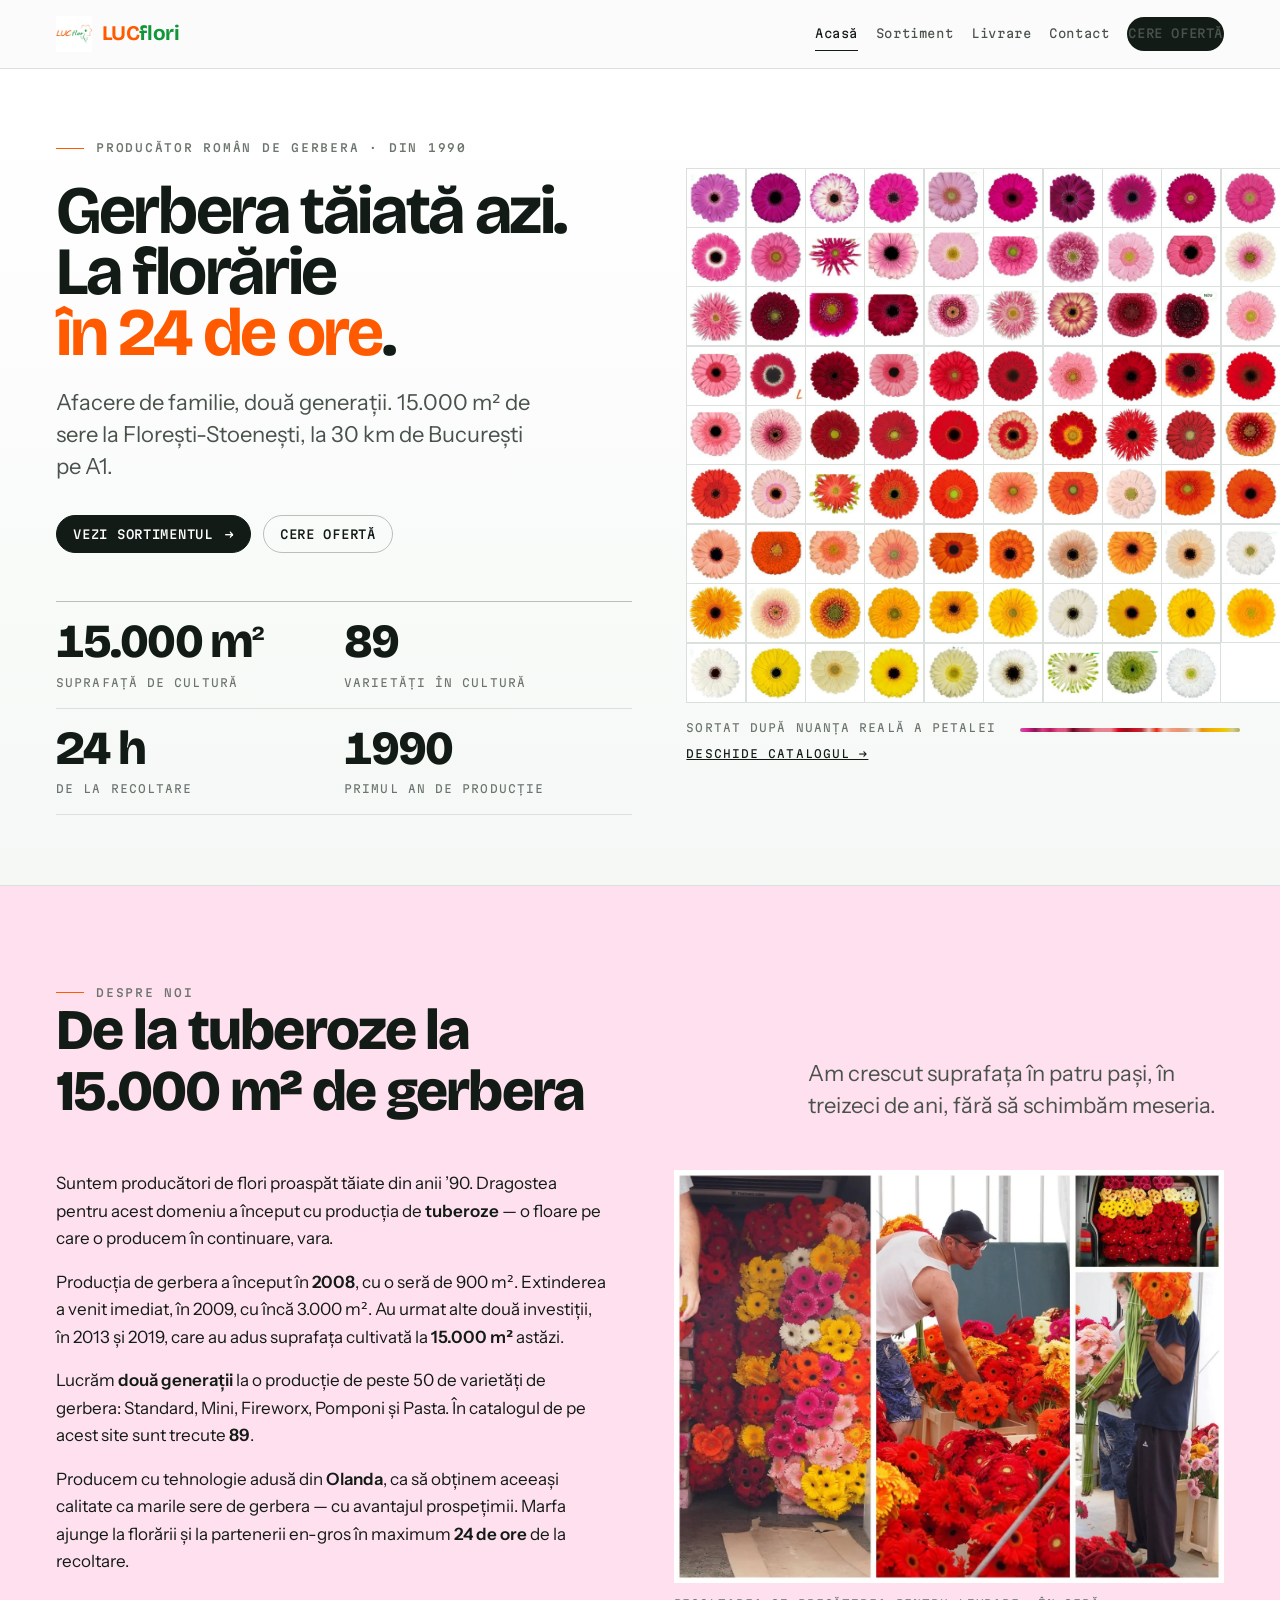
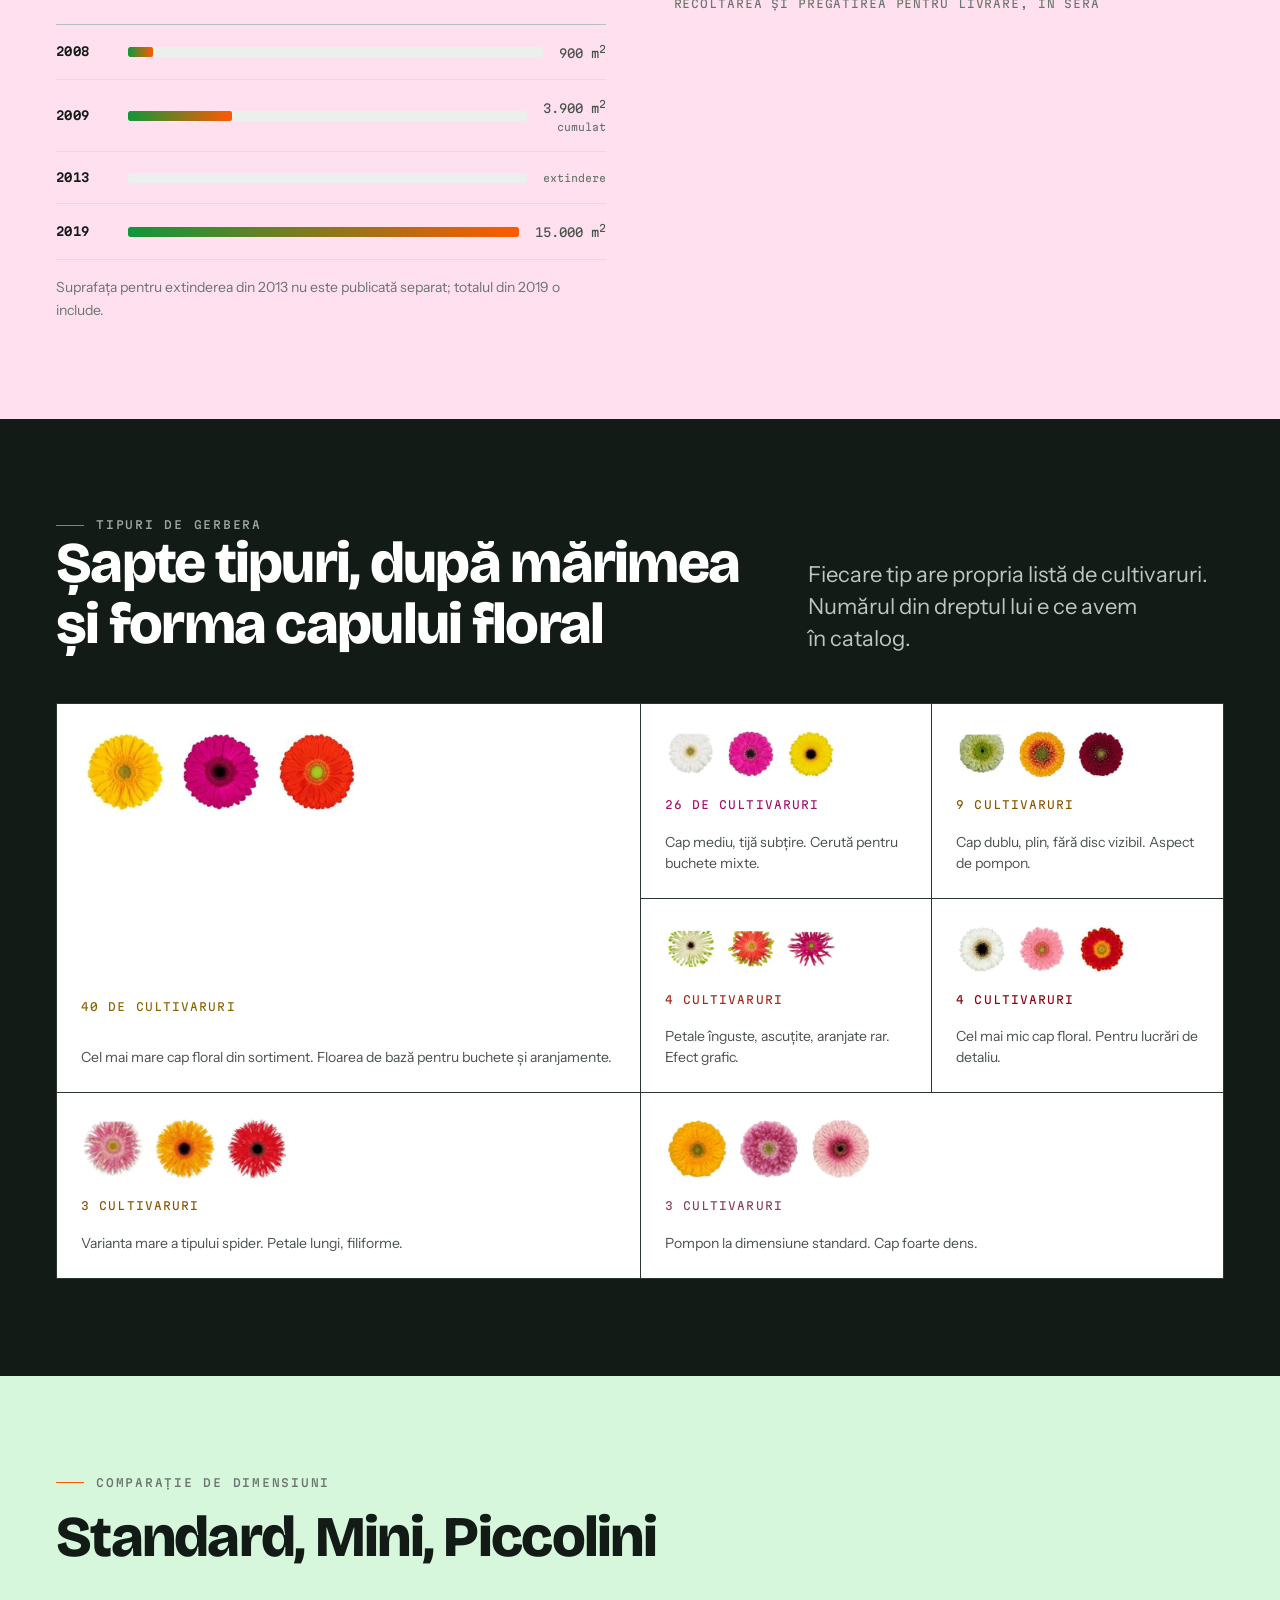
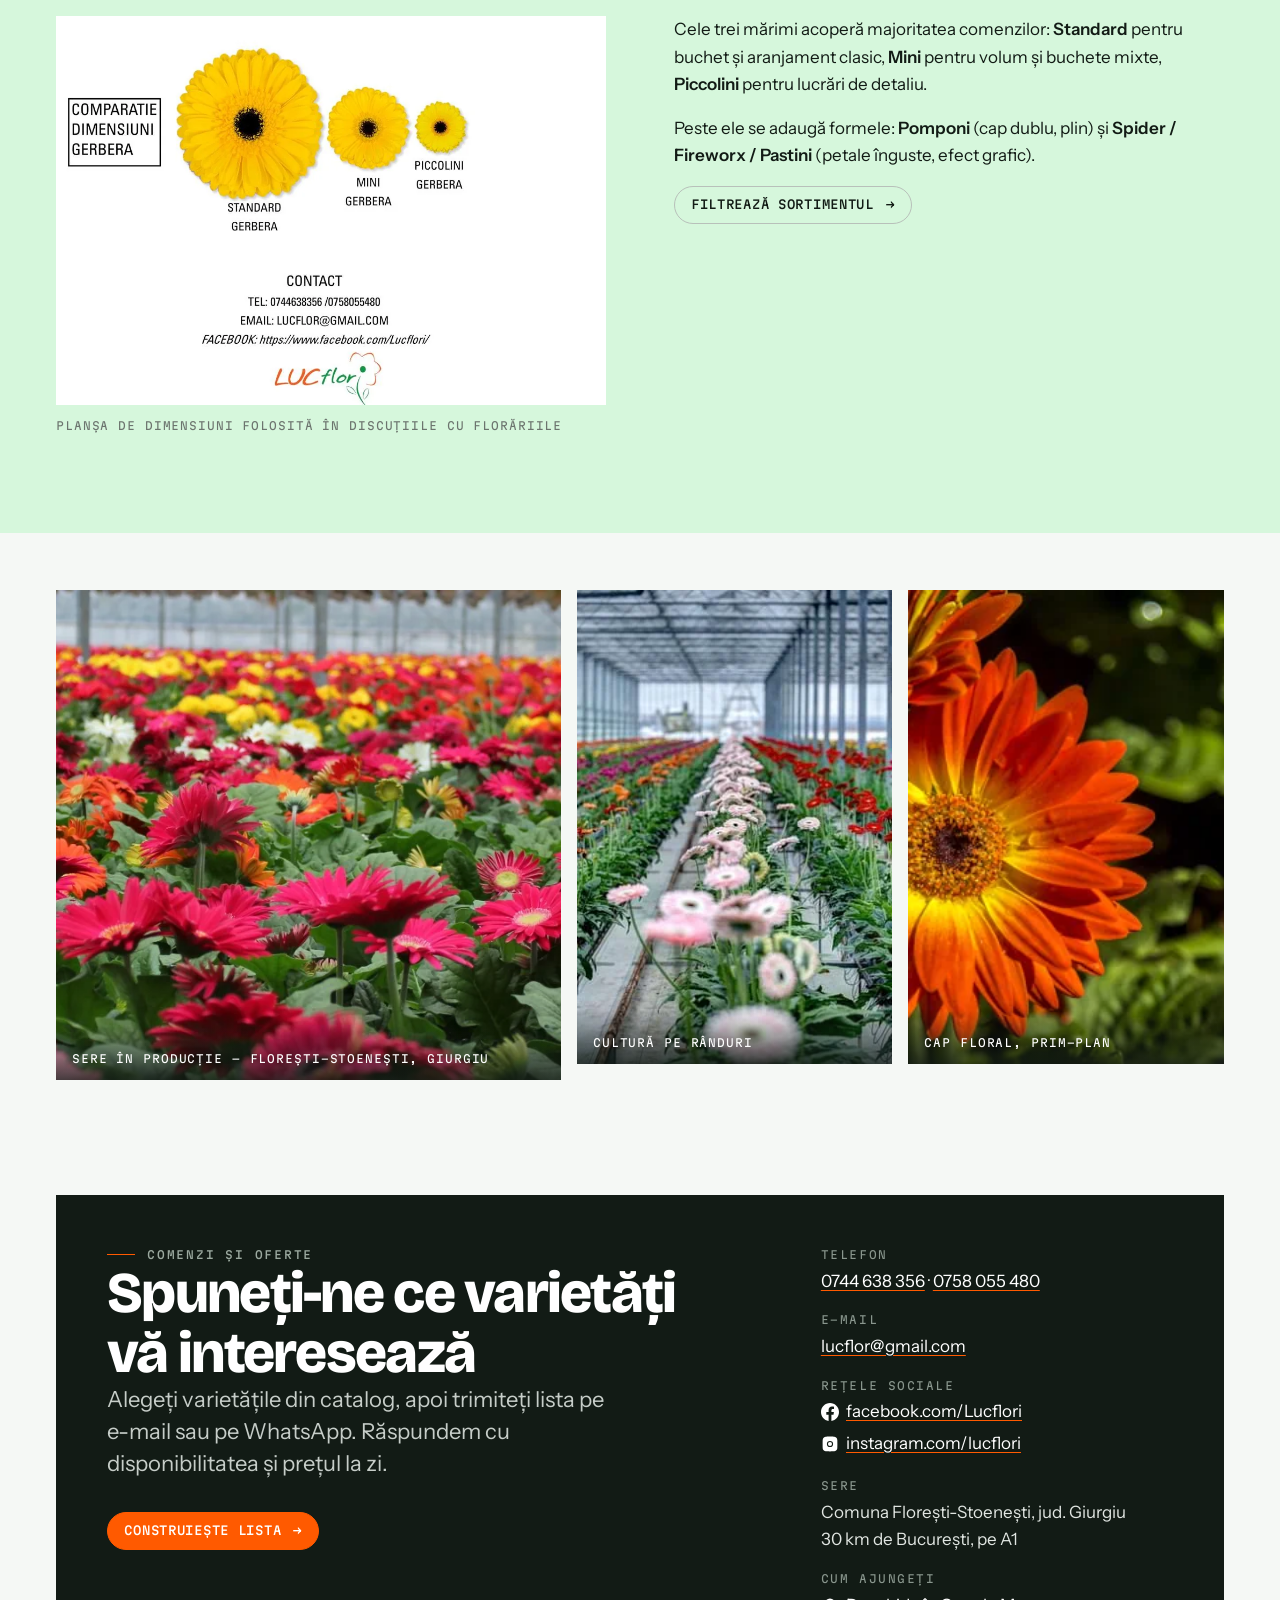
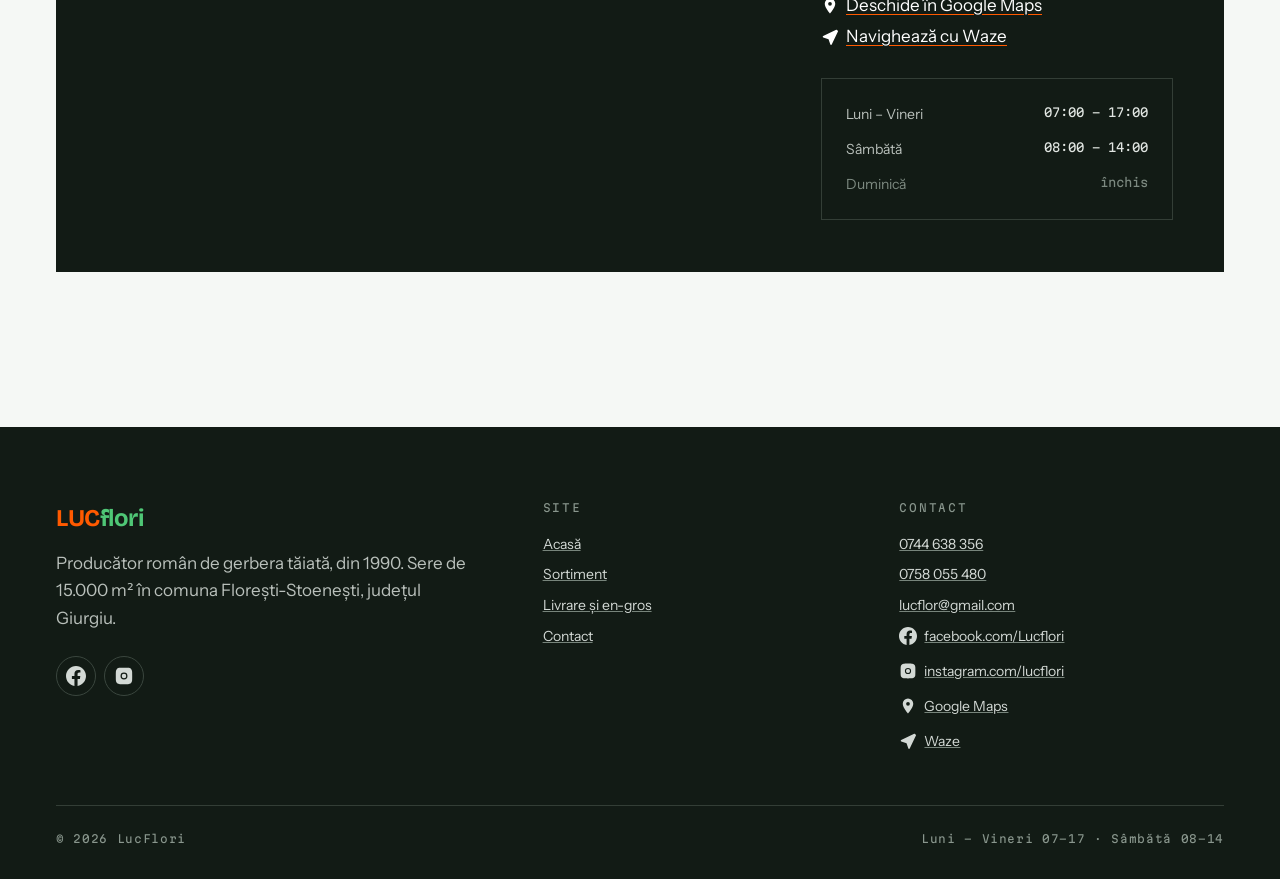
<file: index.html>
<!DOCTYPE html>
<html lang="ro">
<head>
<meta charset="utf-8">
<meta name="viewport" content="width=device-width, initial-scale=1">
<title>LucFlori — producător român de gerbera, din 1990</title>
<meta name="description" content="Producător de gerbera tăiată din 1990. 15.000 m² de sere la Florești-Stoenești, Giurgiu, 89 de varietăți în cultură, livrare la florării și en-gros în 24 de ore de la recoltare.">
<link rel="canonical" href="https://lucflori.ro/">
<meta name="theme-color" content="#ff5a00">
<meta property="og:type" content="website">
<meta property="og:site_name" content="LucFlori">
<meta property="og:title" content="LucFlori — producător român de gerbera">
<meta property="og:description" content="15.000 m² de sere, 89 de varietăți de gerbera, livrare în 24 de ore de la recoltare.">
<meta property="og:image" content="assets/img/photos/camp.webp">
<meta property="og:locale" content="ro_RO">
<meta name="twitter:card" content="summary_large_image">

<link rel="icon" href="assets/img/logo-180.webp" type="image/webp">
<link rel="apple-touch-icon" href="assets/img/logo-180.webp">

<link rel="preconnect" href="https://fonts.googleapis.com">
<link rel="preconnect" href="https://fonts.gstatic.com" crossorigin>
<link rel="stylesheet" href="https://fonts.googleapis.com/css2?family=Bricolage+Grotesque:opsz,wght@12..96,600..700&family=Instrument+Sans:wght@400..600&family=Martian+Mono:wght@400..600&display=swap">
<link rel="stylesheet" href="assets/css/tokens.css">
<link rel="stylesheet" href="assets/css/base.css">
<link rel="stylesheet" href="assets/css/home.css">

<script type="application/ld+json">
{
  "@context": "https://schema.org",
  "@type": "LocalBusiness",
  "name": "LucFlori",
  "description": "Producător român de gerbera tăiată. Sere de 15.000&nbsp;m², peste 80 de varietăți în cultură.",
  "foundingDate": "1990",
  "url": "https://lucflori.ro/",
  "logo": "assets/img/logo.webp",
  "image": "assets/img/photos/camp.webp",
  "telephone": ["+40744638356", "+40758055480"],
  "email": "lucflor@gmail.com",
  "sameAs": ["https://www.facebook.com/Lucflori/", "https://www.instagram.com/lucflori"],
  "hasMap": "https://maps.app.goo.gl/BrWxYYoYiYXCbiHB6",
  "address": {
    "@type": "PostalAddress",
    "addressLocality": "Comuna Florești-Stoenești",
    "addressRegion": "Giurgiu",
    "addressCountry": "RO"
  },
  "openingHoursSpecification": [
    { "@type": "OpeningHoursSpecification", "dayOfWeek": ["Monday","Tuesday","Wednesday","Thursday","Friday"], "opens": "07:00", "closes": "17:00" },
    { "@type": "OpeningHoursSpecification", "dayOfWeek": "Saturday", "opens": "08:00", "closes": "14:00" }
  ]
}
</script>
</head>
<body>
<svg class="sprite" aria-hidden="true" focusable="false" xmlns="http://www.w3.org/2000/svg">
  <symbol id="i-fb" viewBox="0 0 24 24"><path d="M24 12.073C24 5.405 18.627 0 12 0S0 5.405 0 12.073C0 18.1 4.388 23.094 10.125 24v-8.437H7.078v-3.49h3.047V9.412c0-3.017 1.792-4.684 4.533-4.684 1.312 0 2.686.235 2.686.235v2.955H15.83c-1.491 0-1.956.93-1.956 1.886v2.269h3.328l-.532 3.49h-2.796V24C19.612 23.094 24 18.1 24 12.073z"/></symbol>
  <symbol id="i-ig" viewBox="0 0 24 24"><path d="M12 2.163c3.204 0 3.584.012 4.85.07 1.366.062 2.633.336 3.608 1.311.975.975 1.249 2.242 1.311 3.608.058 1.266.07 1.646.07 4.85s-.012 3.584-.07 4.85c-.062 1.366-.336 2.633-1.311 3.608-.975.975-2.242 1.249-3.608 1.311-1.266.058-1.646.07-4.85.07s-3.584-.012-4.85-.07c-1.366-.062-2.633-.336-3.608-1.311-.975-.975-1.249-2.242-1.311-3.608C2.175 15.586 2.163 15.206 2.163 12s.012-3.584.07-4.85c.062-1.366.336-2.633 1.311-3.608C4.519 2.567 5.786 2.293 7.152 2.231 8.418 2.175 8.796 2.163 12 2.163zm0 5.678a4.159 4.159 0 100 8.318 4.159 4.159 0 000-8.318zm0 6.86a2.701 2.701 0 110-5.402 2.701 2.701 0 010 5.402zm5.294-7.025a.971.971 0 11-1.942 0 .971.971 0 011.942 0z"/></symbol>
  <symbol id="i-pin" viewBox="0 0 24 24"><path d="M12 2a7 7 0 00-7 7c0 5.25 7 13 7 13s7-7.75 7-13a7 7 0 00-7-7zm0 9.5A2.5 2.5 0 1112 6.5a2.5 2.5 0 010 5z"/></symbol>
  <symbol id="i-nav" viewBox="0 0 24 24"><path d="M21.4 2.6a1 1 0 00-1.16-.19L2.9 10.7a1 1 0 00.12 1.83l7.03 2.42 2.42 7.03a1 1 0 001.83.12l8.29-17.34a1 1 0 00-.19-1.16z"/></symbol>
</svg>
<a class="skip" href="#main">Sari la conținut</a>

<header class="site-head">
  <div class="wrap site-head__in">
    <a class="brand" href="index.html">
      <img src="assets/img/logo-180.webp" alt="" width="180" height="179">
      <span class="brand__name" translate="no"><b>LUC</b><em>flori</em></span>
    </a>
    <nav class="nav" aria-label="Navigare principală">
      <a href="index.html" aria-current="page">Acasă</a>
      <a href="catalog.html">Sortiment</a>
      <a href="livrare.html">Livrare</a>
      <a href="contact.html">Contact</a>
      <a class="btn nav__cta" href="contact.html">Cere ofertă</a>
    </nav>
  </div>
</header>

<main id="main">

  <!-- ================= EROU: peretele de culori ================= -->
  <section class="hero">
    <div class="hero__in">
      <div class="hero__copy">
        <p class="eyebrow">Producător român de gerbera · din 1990</p>
        <h1>Gerbera tăiată azi.<br>La florărie<br><em>în 24 de ore</em>.</h1>
        <p class="lead">Afacere de familie, două generații. 15.000&nbsp;m² de sere la Florești-Stoenești, la 30&nbsp;km de Bucureşti pe A1.</p>
        <div class="hero__actions">
          <a class="btn" href="catalog.html">Vezi sortimentul <span class="btn__arrow" aria-hidden="true">→</span></a>
          <a class="btn btn--ghost" href="contact.html">Cere ofertă</a>
        </div>
        <dl class="stats">
          <div class="stat">
            <dd class="stat__n">15.000&nbsp;m<sup>2</sup></dd>
            <dt class="stat__l">suprafață de cultură</dt>
          </div>
          <div class="stat">
            <dd class="stat__n" data-count="89">89</dd>
            <dt class="stat__l">varietăți în cultură</dt>
          </div>
          <div class="stat">
            <dd class="stat__n">24&nbsp;h</dd>
            <dt class="stat__l">de la recoltare</dt>
          </div>
          <div class="stat">
            <dd class="stat__n">1990</dd>
            <dt class="stat__l">primul an de producție</dt>
          </div>
        </dl>
      </div>

      <div class="wall">
        <div class="wall__grid" id="wall" aria-label="Sortimentul de gerbera, sortat după nuanța petalei">
          <noscript>
            <img src="assets/img/photos/camp.webp" alt="Sere de gerbera în producție, rânduri de flori roșii, roz și galbene." width="1800" height="550" loading="eager">
          </noscript>
        </div>
        <p class="wall__foot">
          <span>Sortat după nuanța reală a petalei</span>
          <span class="hue-rail" id="hueRail" aria-hidden="true"></span>
          <a href="catalog.html">Deschide catalogul →</a>
        </p>
      </div>
    </div>
  </section>



  <!-- ================= POVESTEA ================= -->
  <section class="section sec-rose" aria-labelledby="despre-h"><div class="wrap">
    <div class="section-head section-head--split">
      <div>
        <p class="eyebrow">Despre noi</p>
        <h2 id="despre-h">De la tuberoze la 15.000&nbsp;m² de gerbera</h2>
      </div>
      <p class="lead">Am crescut suprafața în patru pași, în treizeci de ani, fără să schimbăm meseria.</p>
    </div>

    <div class="story">
      <div class="prose">
        <p>Suntem producători de flori proaspăt tăiate din anii ’90. Dragostea pentru acest domeniu a început cu producția de <strong>tuberoze</strong> — o floare pe care o producem în continuare, vara.</p>
        <p>Producția de gerbera a început în <strong>2008</strong>, cu o seră de 900&nbsp;m². Extinderea a venit imediat, în 2009, cu încă 3.000 m². Au urmat alte două investiții, în 2013 și 2019, care au adus suprafața cultivată la <strong>15.000&nbsp;m²</strong> astăzi.</p>
        <p>Lucrăm <strong>două generații</strong> la o producție de peste 50 de varietăți de gerbera: Standard, Mini, Fireworx, Pomponi și Pasta. În catalogul de pe acest site sunt trecute <strong>89</strong>.</p>
        <p>Producem cu tehnologie adusă din <strong>Olanda</strong>, ca să obținem aceeași calitate ca marile sere de gerbera — cu avantajul prospețimii. Marfa ajunge la florării și la partenerii en-gros în maximum <strong>24 de ore</strong> de la recoltare.</p>

        <div class="growth" id="growth">
          <div class="growth__row" style="--w:6%">
            <span class="growth__year">2008</span>
            <span class="growth__bar" aria-hidden="true"><span></span></span>
            <span class="growth__val">900&nbsp;m<sup>2</sup></span>
          </div>
          <div class="growth__row" style="--w:26%">
            <span class="growth__year">2009</span>
            <span class="growth__bar" aria-hidden="true"><span></span></span>
            <span class="growth__val">3.900&nbsp;m<sup>2</sup> <small>cumulat</small></span>
          </div>
          <div class="growth__row" style="--w:0%">
            <span class="growth__year">2013</span>
            <span class="growth__bar" aria-hidden="true"><span></span></span>
            <span class="growth__val"><small>extindere</small></span>
          </div>
          <div class="growth__row" style="--w:100%">
            <span class="growth__year">2019</span>
            <span class="growth__bar" aria-hidden="true"><span></span></span>
            <span class="growth__val">15.000&nbsp;m<sup>2</sup></span>
          </div>
          <p class="growth__note">Suprafața pentru extinderea din 2013 nu este publicată separat; totalul din 2019 o include.</p>
        </div>
      </div>

      <figure class="story__figure">
        <img src="assets/img/photos/recolta.webp" alt="Recoltă de gerbera în seră: găleți cu flori roșii, roz și portocalii, pregătite pentru livrare." width="1400" height="1050" loading="lazy" decoding="async">
        <figcaption>Recoltarea și pregătirea pentru livrare, în seră</figcaption>
      </figure>
    </div>
    </div>
  </section>


  <!-- ================= TIPURI ================= -->
  <section class="section sec-dark" aria-labelledby="tipuri-h"><div class="wrap">
    <div class="section-head section-head--split">
      <div>
        <p class="eyebrow">Tipuri de gerbera</p>
        <h2 id="tipuri-h">Șapte tipuri, după mărimea și forma capului floral</h2>
      </div>
      <p class="lead">Fiecare tip are propria listă de cultivaruri. Numărul din dreptul lui e ce avem în catalog.</p>
    </div>

    <div class="types">
      <a class="type type--lead" href="catalog.html?tip=std" style="--accent:#efae02;--accent-ink:#8a6400;--tint:color-mix(in oklab, #efae02 7%, white)">
        <div class="type__heads">
          <img src="assets/img/varieties/submarine.webp" alt="" width="260" height="260" loading="lazy">
          <img src="assets/img/varieties/bon-dia.webp" alt="" width="260" height="260" loading="lazy">
          <img src="assets/img/varieties/zodiac.webp" alt="" width="260" height="260" loading="lazy">
        </div>
        <div>
          <p class="type__count">40 de cultivaruri</p>
          <h3 class="type__name">Standard</h3>
          <p class="type__note">Cel mai mare cap floral din sortiment. Floarea de bază pentru buchete și aranjamente.</p>
        </div>
      </a>

      <a class="type" href="catalog.html?tip=mini" style="--accent:#db1f8e;--accent-ink:#a3116a;--tint:color-mix(in oklab, #db1f8e 7%, white)">
        <div class="type__heads">
          <img src="assets/img/varieties/white-lable.webp" alt="" width="260" height="260" loading="lazy">
          <img src="assets/img/varieties/anna.webp" alt="" width="260" height="260" loading="lazy">
          <img src="assets/img/varieties/sailor.webp" alt="" width="260" height="260" loading="lazy">
        </div>
        <div>
          <p class="type__count">26 de cultivaruri</p>
          <h3 class="type__name">Mini</h3>
          <p class="type__note">Cap mediu, tijă subțire. Cerută pentru buchete mixte.</p>
        </div>
      </a>

      <a class="type" href="catalog.html?tip=pomponi" style="--accent:#e9940d;--accent-ink:#8a5600;--tint:color-mix(in oklab, #e9940d 7%, white)">
        <div class="type__heads">
          <img src="assets/img/varieties/divi-divi.webp" alt="" width="260" height="260" loading="lazy">
          <img src="assets/img/varieties/geko.webp" alt="" width="260" height="260" loading="lazy">
          <img src="assets/img/varieties/benji.webp" alt="" width="260" height="260" loading="lazy">
        </div>
        <div>
          <p class="type__count">9 cultivaruri</p>
          <h3 class="type__name">Mini Pomponi</h3>
          <p class="type__note">Cap dublu, plin, fără disc vizibil. Aspect de pompon.</p>
        </div>
      </a>

      <a class="type" href="catalog.html?tip=spider_mini" style="--accent:#e44434;--accent-ink:#a52717;--tint:color-mix(in oklab, #e44434 7%, white)">
        <div class="type__heads">
          <img src="assets/img/varieties/arona.webp" alt="" width="260" height="260" loading="lazy">
          <img src="assets/img/varieties/rivello.webp" alt="" width="260" height="260" loading="lazy">
          <img src="assets/img/varieties/puglia.webp" alt="" width="260" height="260" loading="lazy">
        </div>
        <div>
          <p class="type__count">4 cultivaruri</p>
          <h3 class="type__name">Mini Spider · Pastini</h3>
          <p class="type__note">Petale înguste, ascuțite, aranjate rar. Efect grafic.</p>
        </div>
      </a>

      <a class="type" href="catalog.html?tip=piccolini" style="--accent:#c00313;--accent-ink:#8e0210;--tint:color-mix(in oklab, #c00313 7%, white)">
        <div class="type__heads">
          <img src="assets/img/varieties/livorno.webp" alt="" width="260" height="260" loading="lazy">
          <img src="assets/img/varieties/bari.webp" alt="" width="260" height="260" loading="lazy">
          <img src="assets/img/varieties/arezzo.webp" alt="" width="260" height="260" loading="lazy">
        </div>
        <div>
          <p class="type__count">4 cultivaruri</p>
          <h3 class="type__name">Piccolini</h3>
          <p class="type__note">Cel mai mic cap floral. Pentru lucrări de detaliu.</p>
        </div>
      </a>

      <a class="type" href="catalog.html?tip=spider_std" style="--accent:#ed8f06;--accent-ink:#8a5400;--tint:color-mix(in oklab, #ed8f06 7%, white)">
        <div class="type__heads">
          <img src="assets/img/varieties/crossette.webp" alt="" width="260" height="260" loading="lazy">
          <img src="assets/img/varieties/stardust.webp" alt="" width="260" height="260" loading="lazy">
          <img src="assets/img/varieties/premiere.webp" alt="" width="260" height="260" loading="lazy">
        </div>
        <div>
          <p class="type__count">3 cultivaruri</p>
          <h3 class="type__name">Spider Standard · Fireworx</h3>
          <p class="type__note">Varianta mare a tipului spider. Petale lungi, filiforme.</p>
        </div>
      </a>

      <a class="type" href="catalog.html?tip=pomponi_std" style="--accent:#c75f87;--accent-ink:#8c3d5c;--tint:color-mix(in oklab, #c75f87 7%, white)">
        <div class="type__heads">
          <img src="assets/img/varieties/honeyball.webp" alt="" width="260" height="260" loading="lazy">
          <img src="assets/img/varieties/powerball.webp" alt="" width="260" height="260" loading="lazy">
          <img src="assets/img/varieties/mayball.webp" alt="" width="260" height="260" loading="lazy">
        </div>
        <div>
          <p class="type__count">3 cultivaruri</p>
          <h3 class="type__name">Pomponi Standard</h3>
          <p class="type__note">Pompon la dimensiune standard. Cap foarte dens.</p>
        </div>
      </a>
    </div>
    </div>
  </section>

  <!-- ================= DIMENSIUNI + FOTO ================= -->
  <section class="section sec-leaf" aria-labelledby="dim-h"><div class="wrap">
    <div class="section-head">
      <p class="eyebrow">Comparație de dimensiuni</p>
      <h2 id="dim-h">Standard, Mini, Piccolini</h2>
    </div>
    <div class="story">
      <figure class="story__figure">
        <img src="assets/img/photos/dimensiuni.webp" alt="Planșa producătorului cu trei capete de gerbera alături, de la cel mai mare la cel mai mic: Standard, Mini, Piccolini." width="1024" height="724" loading="lazy" decoding="async">
        <figcaption>Planșa de dimensiuni folosită în discuțiile cu florăriile</figcaption>
      </figure>
      <div class="prose">
        <p>Cele trei mărimi acoperă majoritatea comenzilor: <strong>Standard</strong> pentru buchet și aranjament clasic, <strong>Mini</strong> pentru volum și buchete mixte, <strong>Piccolini</strong> pentru lucrări de detaliu.</p>
        <p>Peste ele se adaugă formele: <strong>Pomponi</strong> (cap dublu, plin) și <strong>Spider / Fireworx / Pastini</strong> (petale înguste, efect grafic).</p>
        <p><a class="btn btn--ghost" href="catalog.html">Filtrează sortimentul <span class="btn__arrow" aria-hidden="true">→</span></a></p>
      </div>
    </div>
    </div>
  </section>

  <!-- ================= FOTO ================= -->
  <section class="section--tight wrap">
    <div class="shots">
      <figure>
        <img src="assets/img/photos/camp.webp" alt="Rânduri lungi de gerbera roșie, roz și galbenă în seră, în plină producție." width="1800" height="550" loading="lazy" decoding="async">
        <figcaption>Sere în producție — Florești-Stoenești, Giurgiu</figcaption>
      </figure>
      <figure>
        <img src="assets/img/photos/sera.webp" alt="Interiorul serei: rânduri de gerbera roz sub structura de sticlă." width="320" height="480" loading="lazy" decoding="async">
        <figcaption>Cultură pe rânduri</figcaption>
      </figure>
      <figure>
        <img src="assets/img/photos/gerbera.webp" alt="Prim-plan cu o gerbera portocalie deschisă." width="626" height="337" loading="lazy" decoding="async">
        <figcaption>Cap floral, prim-plan</figcaption>
      </figure>
    </div>
  </section>

  <!-- ================= CONTACT ================= -->
  <section class="section--tight wrap" aria-labelledby="contact-h">
    <div class="contact">
      <div>
        <p class="eyebrow">Comenzi și oferte</p>
        <h2 id="contact-h">Spuneți-ne ce varietăți vă interesează</h2>
        <p class="lead">Alegeți varietățile din catalog, apoi trimiteți lista pe e-mail sau pe WhatsApp. Răspundem cu disponibilitatea și prețul la zi.</p>
        <p style="margin-top:var(--s-6)"><a class="btn" href="catalog.html">Construiește lista <span class="btn__arrow" aria-hidden="true">→</span></a></p>
      </div>
      <div>
        <dl class="contact__list">
          <div>
            <dt>Telefon</dt>
            <dd><a href="tel:+40744638356">0744 638 356</a> · <a href="tel:+40758055480">0758 055 480</a></dd>
          </div>
          <div>
            <dt>E-mail</dt>
            <dd><a href="mailto:lucflor@gmail.com">lucflor@gmail.com</a></dd>
          </div>
          <div>
            <dt>Rețele sociale</dt>
            <dd>
              <a class="with-icon" href="https://www.facebook.com/Lucflori/" rel="noopener"><svg class="icon" aria-hidden="true"><use href="#i-fb"/></svg>facebook.com/Lucflori</a><br>
              <a class="with-icon" href="https://www.instagram.com/lucflori" rel="noopener"><svg class="icon" aria-hidden="true"><use href="#i-ig"/></svg>instagram.com/lucflori</a>
            </dd>
          </div>
          <div>
            <dt>Sere</dt>
            <dd>Comuna Florești-Stoenești, jud. Giurgiu<br>30&nbsp;km de Bucureşti, pe A1</dd>
          </div>
          <div>
            <dt>Cum ajungeți</dt>
            <dd>
              <a class="with-icon" href="https://maps.app.goo.gl/BrWxYYoYiYXCbiHB6" rel="noopener"><svg class="icon" aria-hidden="true"><use href="#i-pin"/></svg>Deschide în Google Maps</a><br>
              <a class="with-icon" href="https://waze.com/ul/hsxfm0bd4j" rel="noopener"><svg class="icon" aria-hidden="true"><use href="#i-nav"/></svg>Navighează cu Waze</a>
            </dd>
          </div>
        </dl>
        <div class="hours" style="margin-top:var(--s-5)">
          <dl>
            <div><dt>Luni – Vineri</dt><dd>07:00 – 17:00</dd></div>
            <div><dt>Sâmbătă</dt><dd>08:00 – 14:00</dd></div>
            <div><dt data-closed>Duminică</dt><dd data-closed>închis</dd></div>
          </dl>
        </div>
      </div>
    </div>
  </section>

</main>

<footer class="site-foot">
  <div class="wrap">
    <div class="foot-grid">
      <div>
        <p class="brand__name" style="color:#fff;font-size:1.5rem"><b style="color:var(--c-orange)">LUC</b><em style="color:#4fc776;font-style:normal">flori</em></p>
        <p style="margin-top:var(--s-3);max-width:26rem;color:oklch(80% 0.01 155)">Producător român de gerbera tăiată, din 1990. Sere de 15.000&nbsp;m² în comuna Florești-Stoenești, județul Giurgiu.</p>
        <p class="social">
          <a href="https://www.facebook.com/Lucflori/" rel="noopener" aria-label="LucFlori pe Facebook">
            <svg class="icon" aria-hidden="true"><use href="#i-fb"/></svg>
          </a>
          <a href="https://www.instagram.com/lucflori" rel="noopener" aria-label="LucFlori pe Instagram">
            <svg class="icon" aria-hidden="true"><use href="#i-ig"/></svg>
          </a>
        </p>
      </div>
      <div>
        <p class="foot-title">Site</p>
        <ul class="foot-list">
          <li><a href="index.html">Acasă</a></li>
          <li><a href="catalog.html">Sortiment</a></li>
          <li><a href="livrare.html">Livrare și en-gros</a></li>
          <li><a href="contact.html">Contact</a></li>
        </ul>
      </div>
      <div>
        <p class="foot-title">Contact</p>
        <ul class="foot-list">
          <li><a href="tel:+40744638356">0744 638 356</a></li>
          <li><a href="tel:+40758055480">0758 055 480</a></li>
          <li><a href="mailto:lucflor@gmail.com">lucflor@gmail.com</a></li>
          <li><a class="with-icon" href="https://www.facebook.com/Lucflori/" rel="noopener"><svg class="icon" aria-hidden="true"><use href="#i-fb"/></svg>facebook.com/Lucflori</a></li>
          <li><a class="with-icon" href="https://www.instagram.com/lucflori" rel="noopener"><svg class="icon" aria-hidden="true"><use href="#i-ig"/></svg>instagram.com/lucflori</a></li>
          <li><a class="with-icon" href="https://maps.app.goo.gl/BrWxYYoYiYXCbiHB6" rel="noopener"><svg class="icon" aria-hidden="true"><use href="#i-pin"/></svg>Google Maps</a></li>
          <li><a class="with-icon" href="https://waze.com/ul/hsxfm0bd4j" rel="noopener"><svg class="icon" aria-hidden="true"><use href="#i-nav"/></svg>Waze</a></li>
        </ul>
      </div>
    </div>
    <p class="foot-note">
      <span>© <span id="year">2026</span> LucFlori</span>
      <span>Luni – Vineri 07–17 · Sâmbătă 08–14</span>
    </p>
  </div>
</footer>

<script src="data/varieties.js"></script>
<script src="assets/js/home.js"></script>
<script src="assets/js/motion.js"></script>
</body>
</html>
</file>
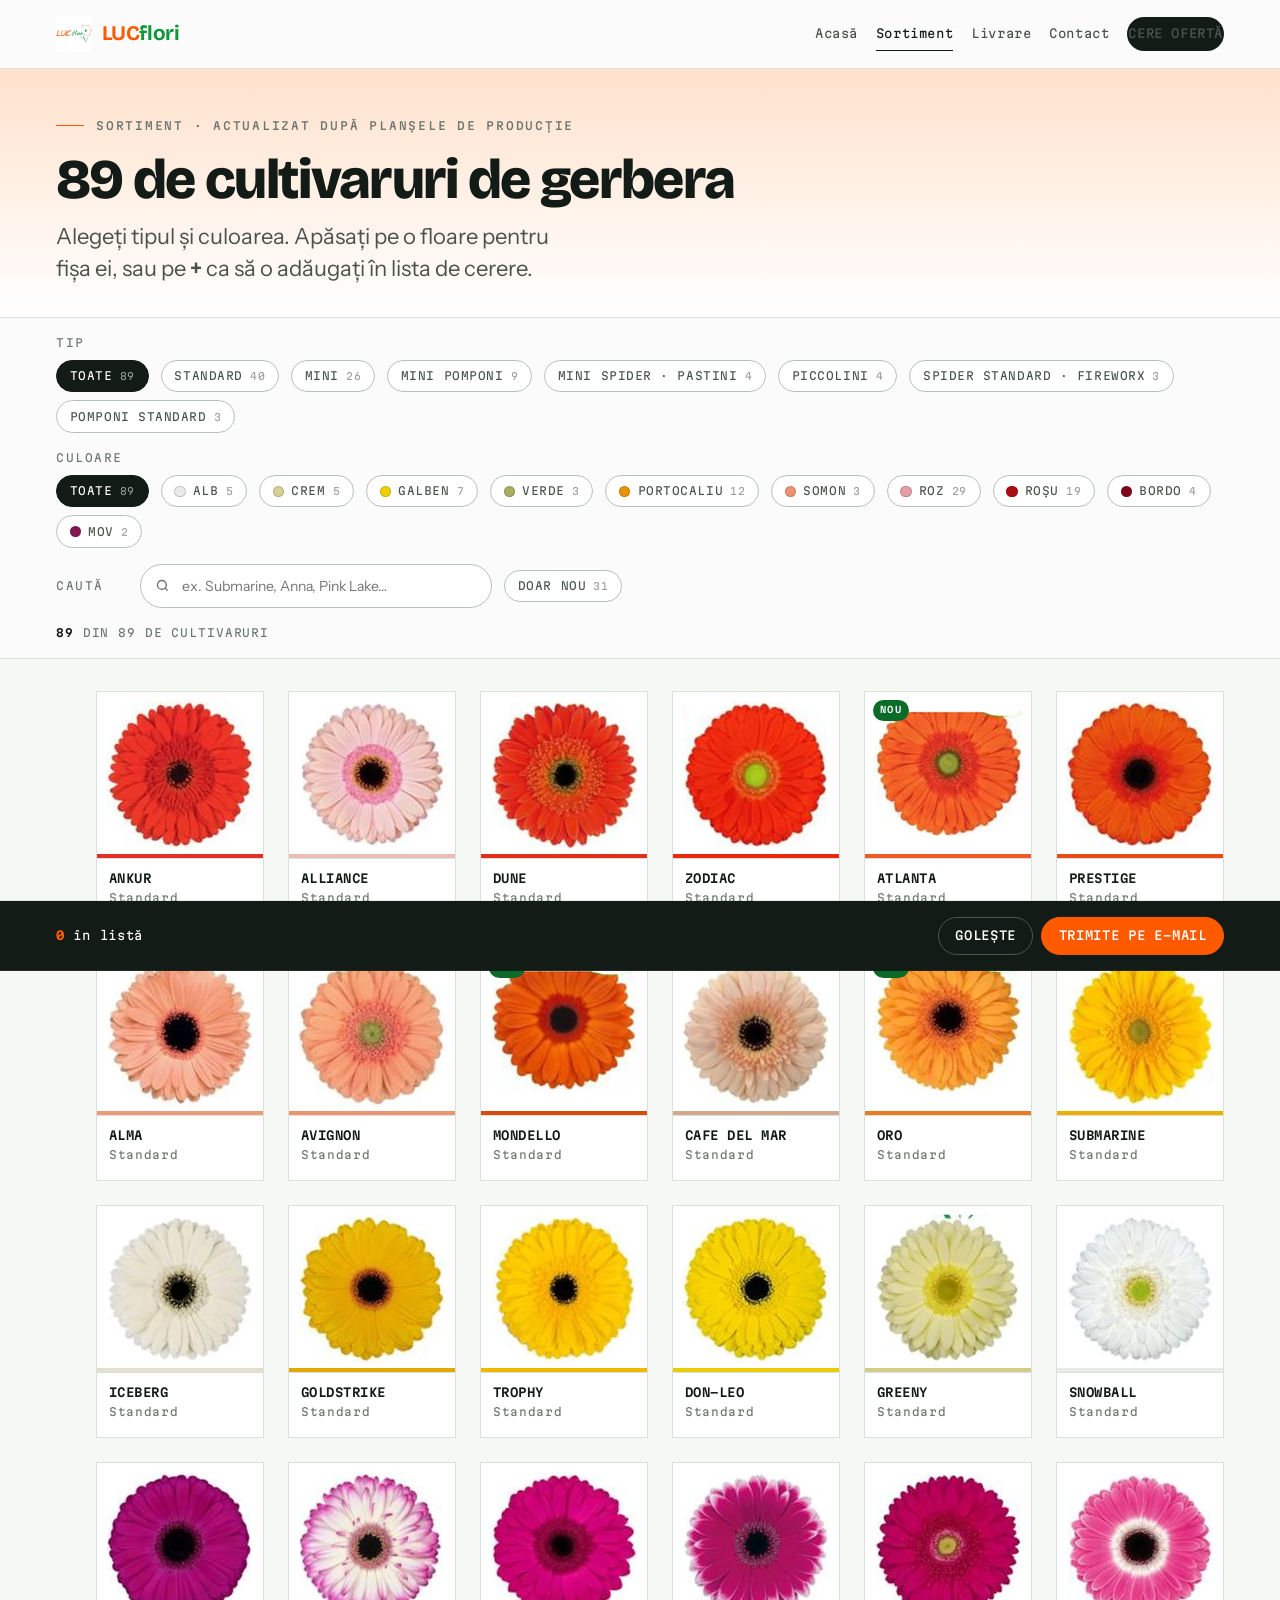
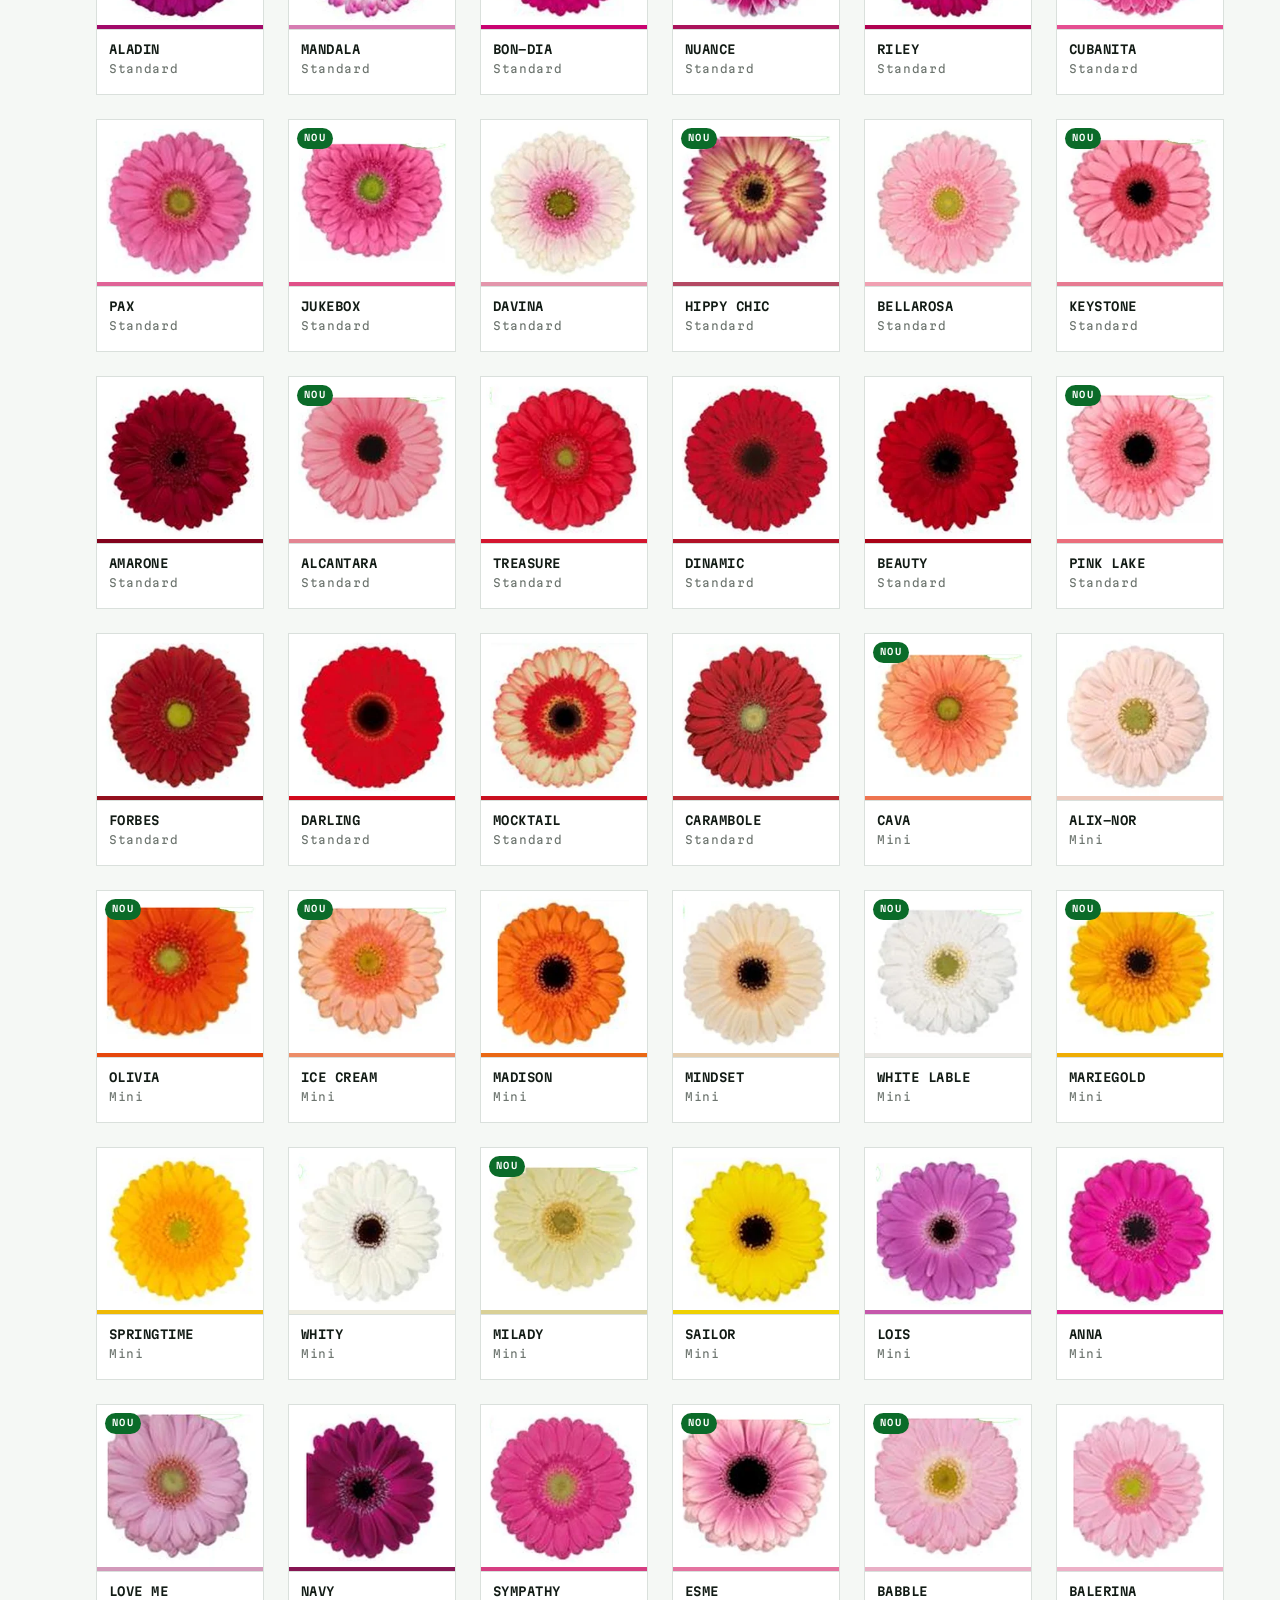
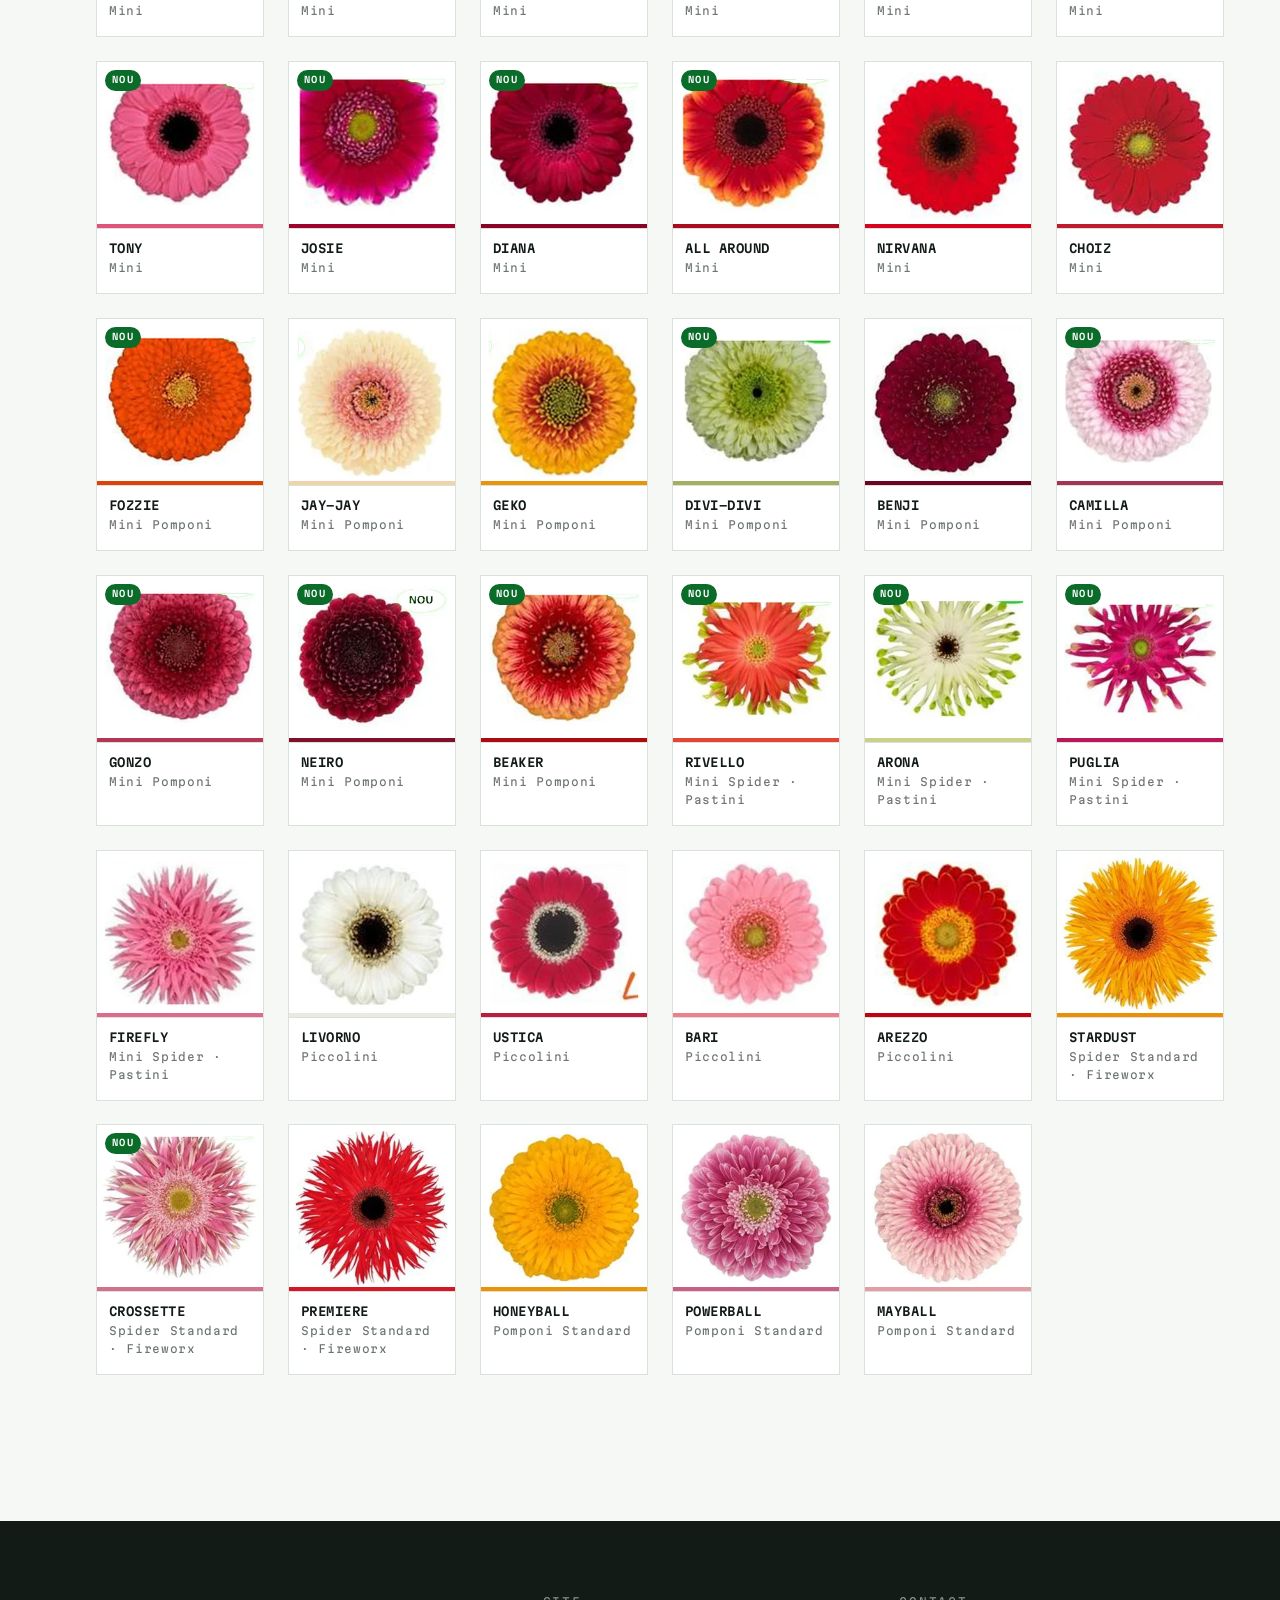
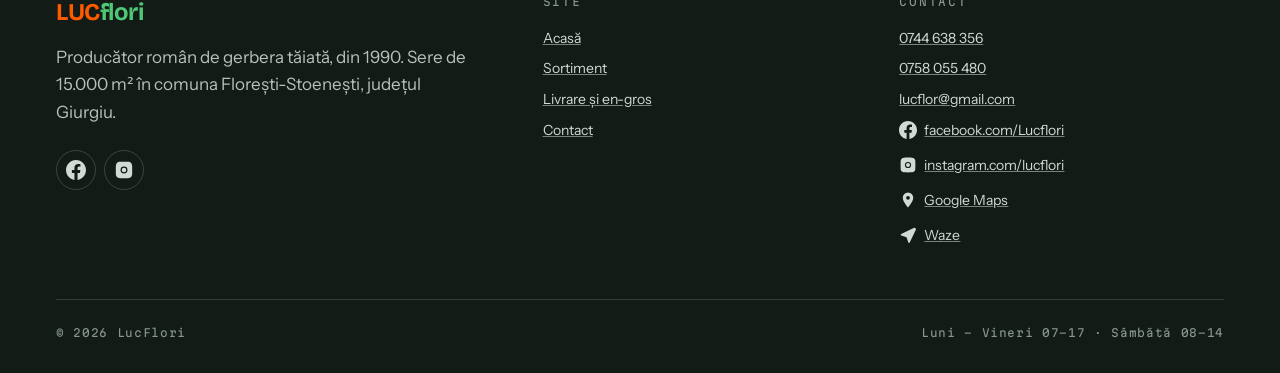
<file: catalog.html>
<!DOCTYPE html>
<html lang="ro">
<head>
<meta charset="utf-8">
<meta name="viewport" content="width=device-width, initial-scale=1">
<title>Sortiment — 89 de varietăți de gerbera | LucFlori</title>
<meta name="description" content="Catalogul complet LucFlori: 89 de cultivaruri de gerbera — Standard, Mini, Pomponi, Spider, Piccolini. Filtrează pe tip și culoare și trimite lista pentru ofertă.">
<link rel="canonical" href="https://lucflori.ro/catalog.html">
<meta name="theme-color" content="#ff5a00">
<meta property="og:type" content="website">
<meta property="og:title" content="Sortiment — 89 de varietăți de gerbera | LucFlori">
<meta property="og:description" content="Filtrează cele 89 de cultivaruri pe tip și culoare, apoi trimite lista pentru ofertă.">
<meta property="og:image" content="assets/img/photos/camp.webp">
<meta property="og:locale" content="ro_RO">

<link rel="icon" href="assets/img/logo-180.webp" type="image/webp">
<link rel="preconnect" href="https://fonts.googleapis.com">
<link rel="preconnect" href="https://fonts.gstatic.com" crossorigin>
<link rel="stylesheet" href="https://fonts.googleapis.com/css2?family=Bricolage+Grotesque:opsz,wght@12..96,600..700&family=Instrument+Sans:wght@400..600&family=Martian+Mono:wght@400..600&display=swap">
<link rel="stylesheet" href="assets/css/tokens.css">
<link rel="stylesheet" href="assets/css/base.css">
<link rel="stylesheet" href="assets/css/catalog.css">
</head>
<body>
<svg class="sprite" aria-hidden="true" focusable="false" xmlns="http://www.w3.org/2000/svg">
  <symbol id="i-fb" viewBox="0 0 24 24"><path d="M24 12.073C24 5.405 18.627 0 12 0S0 5.405 0 12.073C0 18.1 4.388 23.094 10.125 24v-8.437H7.078v-3.49h3.047V9.412c0-3.017 1.792-4.684 4.533-4.684 1.312 0 2.686.235 2.686.235v2.955H15.83c-1.491 0-1.956.93-1.956 1.886v2.269h3.328l-.532 3.49h-2.796V24C19.612 23.094 24 18.1 24 12.073z"/></symbol>
  <symbol id="i-ig" viewBox="0 0 24 24"><path d="M12 2.163c3.204 0 3.584.012 4.85.07 1.366.062 2.633.336 3.608 1.311.975.975 1.249 2.242 1.311 3.608.058 1.266.07 1.646.07 4.85s-.012 3.584-.07 4.85c-.062 1.366-.336 2.633-1.311 3.608-.975.975-2.242 1.249-3.608 1.311-1.266.058-1.646.07-4.85.07s-3.584-.012-4.85-.07c-1.366-.062-2.633-.336-3.608-1.311-.975-.975-1.249-2.242-1.311-3.608C2.175 15.586 2.163 15.206 2.163 12s.012-3.584.07-4.85c.062-1.366.336-2.633 1.311-3.608C4.519 2.567 5.786 2.293 7.152 2.231 8.418 2.175 8.796 2.163 12 2.163zm0 5.678a4.159 4.159 0 100 8.318 4.159 4.159 0 000-8.318zm0 6.86a2.701 2.701 0 110-5.402 2.701 2.701 0 010 5.402zm5.294-7.025a.971.971 0 11-1.942 0 .971.971 0 011.942 0z"/></symbol>
  <symbol id="i-pin" viewBox="0 0 24 24"><path d="M12 2a7 7 0 00-7 7c0 5.25 7 13 7 13s7-7.75 7-13a7 7 0 00-7-7zm0 9.5A2.5 2.5 0 1112 6.5a2.5 2.5 0 010 5z"/></symbol>
  <symbol id="i-nav" viewBox="0 0 24 24"><path d="M21.4 2.6a1 1 0 00-1.16-.19L2.9 10.7a1 1 0 00.12 1.83l7.03 2.42 2.42 7.03a1 1 0 001.83.12l8.29-17.34a1 1 0 00-.19-1.16z"/></symbol>
</svg>
<a class="skip" href="#grid">Sari la sortiment</a>

<header class="site-head">
  <div class="wrap site-head__in">
    <a class="brand" href="index.html">
      <img src="assets/img/logo-180.webp" alt="" width="180" height="179">
      <span class="brand__name" translate="no"><b>LUC</b><em>flori</em></span>
    </a>
    <nav class="nav" aria-label="Navigare principală">
      <a href="index.html">Acasă</a>
      <a href="catalog.html" aria-current="page">Sortiment</a>
      <a href="livrare.html">Livrare</a>
      <a href="contact.html">Contact</a>
      <a class="btn nav__cta" href="contact.html">Cere ofertă</a>
    </nav>
  </div>
</header>

<main>
  <div class="cat-head">
    <div class="wrap">
      <p class="eyebrow">Sortiment · actualizat după planșele de producție</p>
      <h1>89 de cultivaruri de gerbera</h1>
      <p class="lead">Alegeți tipul și culoarea. Apăsați pe o floare pentru fișa ei, sau pe <b>+</b> ca să o adăugați în lista de cerere.</p>
    </div>
  </div>



  <div class="filters">
    <div class="wrap filters__in">
      <div class="filter-row filter-facet">
        <span class="filter-row__label" aria-hidden="true">Tip</span>
        <div class="filter-row filter-chips" id="fTypes" role="group" aria-label="Filtrează după tip"></div>
        <label class="filter-select">
          <span class="sr-only">Filtrează după tip</span>
          <select id="fTypesSelect" aria-label="Filtrează după tip"></select>
        </label>
      </div>
      <div class="filter-row filter-facet">
        <span class="filter-row__label" aria-hidden="true">Culoare</span>
        <div class="filter-row filter-chips" id="fColors" role="group" aria-label="Filtrează după culoare"></div>
        <label class="filter-select">
          <span class="sr-only">Filtrează după culoare</span>
          <span class="chip__dot filter-select__dot" id="fColorsDot" hidden></span>
          <select id="fColorsSelect" aria-label="Filtrează după culoare"></select>
        </label>
      </div>
      <div class="filter-row">
        <span class="filter-row__label" aria-hidden="true">Caută</span>
        <label class="search">
          <svg width="15" height="15" viewBox="0 0 24 24" fill="none" stroke="currentColor" stroke-width="2.2" aria-hidden="true">
            <circle cx="11" cy="11" r="7"></circle><path d="M20 20l-4.2-4.2"></path>
          </svg>
          <span class="sr-only">Caută un cultivar după nume</span>
          <input type="search" id="fSearch" placeholder="ex. Submarine, Anna, Pink Lake…" autocomplete="off" spellcheck="false">
        </label>
        <button class="chip chip--new" id="fNew" type="button" aria-pressed="false">Doar NOU <span class="chip__n" id="fNewN"></span></button>
      </div>
      <p class="filters__meta">
        <span><b id="mCount">89</b> din 89 de cultivaruri</span>
        <span id="mActive" hidden></span>
        <button class="link-reset" id="mReset" type="button" hidden>Șterge filtrele</button>
      </p>
    </div>
  </div>

  <div class="wrap">
    <ul class="grid" id="grid" aria-live="polite"></ul>
    <div class="empty" id="empty" hidden>
      <h2>Nimic nu se potrivește</h2>
      <p>Încercați altă combinație de tip și culoare, sau <button class="link-reset" id="emptyReset" type="button">ștergeți filtrele</button>.</p>
    </div>
    <noscript>
      <p style="padding:var(--s-7) 0">Catalogul filtrabil are nevoie de JavaScript. Lista completă de varietăți vă poate fi trimisă pe e-mail: <a href="mailto:lucflor@gmail.com">lucflor@gmail.com</a>.</p>
    </noscript>
  </div>
</main>

<!-- fișa cultivarului -->
<dialog class="sheet" id="sheet" aria-labelledby="sheetName">
  <form method="dialog">
    <button class="sheet__close" id="sheetClose" aria-label="Închide fișa" value="close">✕</button>
  </form>
  <div class="sheet__in">
    <figure class="sheet__fig" style="margin:0">
      <img id="sheetImg" alt="" width="520" height="520" decoding="async">
    </figure>
    <div class="sheet__body">
      <div>
        <p class="eyebrow" id="sheetCat">Standard</p>
        <h2 class="sheet__name" id="sheetName" translate="no">—</h2>
      </div>
      <dl class="sheet__spec">
        <div>
          <dt>Tip</dt>
          <dd id="sheetType">—</dd>
        </div>
        <div>
          <dt>Culoare</dt>
          <dd><span class="sheet__swatch"><i id="sheetSw"></i><span id="sheetColor">—</span></span></dd>
        </div>
        <div>
          <dt>Noutate</dt>
          <dd id="sheetNew">—</dd>
        </div>
      </dl>
      <p style="font-size:var(--t-small);color:var(--c-ink-2)" id="sheetNote"></p>
      <div class="sheet__actions">
        <button class="btn" id="sheetPick" type="button" aria-pressed="false">Adaugă în listă</button>
        <span class="sheet__nav">
          <button class="btn btn--ghost" id="sheetPrev" type="button" aria-label="Cultivarul anterior">←</button>
          <button class="btn btn--ghost" id="sheetNext" type="button" aria-label="Cultivarul următor">→</button>
        </span>
      </div>
    </div>
  </div>
</dialog>

<!-- lista de cerere -->
<div class="tray" id="tray" aria-live="polite">
  <div class="wrap tray__in">
    <p class="tray__count"><b id="trayN">0</b> în listă</p>
    <p class="tray__names" id="trayNames"></p>
    <div class="tray__actions">
      <button class="btn btn--ghost" id="trayClear" type="button">Golește</button>
      <a class="btn" id="trayMail" href="#">Trimite pe e-mail</a>
    </div>
  </div>
</div>

<footer class="site-foot">
  <div class="wrap">
    <div class="foot-grid">
      <div>
        <p class="brand__name" style="color:#fff;font-size:1.5rem"><b style="color:var(--c-orange)">LUC</b><em style="color:#4fc776;font-style:normal">flori</em></p>
        <p style="margin-top:var(--s-3);max-width:26rem;color:oklch(80% 0.01 155)">Producător român de gerbera tăiată, din 1990. Sere de 15.000&nbsp;m² în comuna Florești-Stoenești, județul Giurgiu.</p>
        <p class="social">
          <a href="https://www.facebook.com/Lucflori/" rel="noopener" aria-label="LucFlori pe Facebook">
            <svg class="icon" aria-hidden="true"><use href="#i-fb"/></svg>
          </a>
          <a href="https://www.instagram.com/lucflori" rel="noopener" aria-label="LucFlori pe Instagram">
            <svg class="icon" aria-hidden="true"><use href="#i-ig"/></svg>
          </a>
        </p>
      </div>
      <div>
        <p class="foot-title">Site</p>
        <ul class="foot-list">
          <li><a href="index.html">Acasă</a></li>
          <li><a href="catalog.html">Sortiment</a></li>
          <li><a href="livrare.html">Livrare și en-gros</a></li>
          <li><a href="contact.html">Contact</a></li>
        </ul>
      </div>
      <div>
        <p class="foot-title">Contact</p>
        <ul class="foot-list">
          <li><a href="tel:+40744638356">0744 638 356</a></li>
          <li><a href="tel:+40758055480">0758 055 480</a></li>
          <li><a href="mailto:lucflor@gmail.com">lucflor@gmail.com</a></li>
          <li><a class="with-icon" href="https://www.facebook.com/Lucflori/" rel="noopener"><svg class="icon" aria-hidden="true"><use href="#i-fb"/></svg>facebook.com/Lucflori</a></li>
          <li><a class="with-icon" href="https://www.instagram.com/lucflori" rel="noopener"><svg class="icon" aria-hidden="true"><use href="#i-ig"/></svg>instagram.com/lucflori</a></li>
          <li><a class="with-icon" href="https://maps.app.goo.gl/BrWxYYoYiYXCbiHB6" rel="noopener"><svg class="icon" aria-hidden="true"><use href="#i-pin"/></svg>Google Maps</a></li>
          <li><a class="with-icon" href="https://waze.com/ul/hsxfm0bd4j" rel="noopener"><svg class="icon" aria-hidden="true"><use href="#i-nav"/></svg>Waze</a></li>
        </ul>
      </div>
    </div>
    <p class="foot-note">
      <span>© <span id="year">2026</span> LucFlori</span>
      <span>Luni – Vineri 07–17 · Sâmbătă 08–14</span>
    </p>
  </div>
</footer>

<script src="data/varieties.js"></script>
<script src="assets/js/catalog.js"></script>
<script src="assets/js/motion.js"></script>
</body>
</html>
</file>
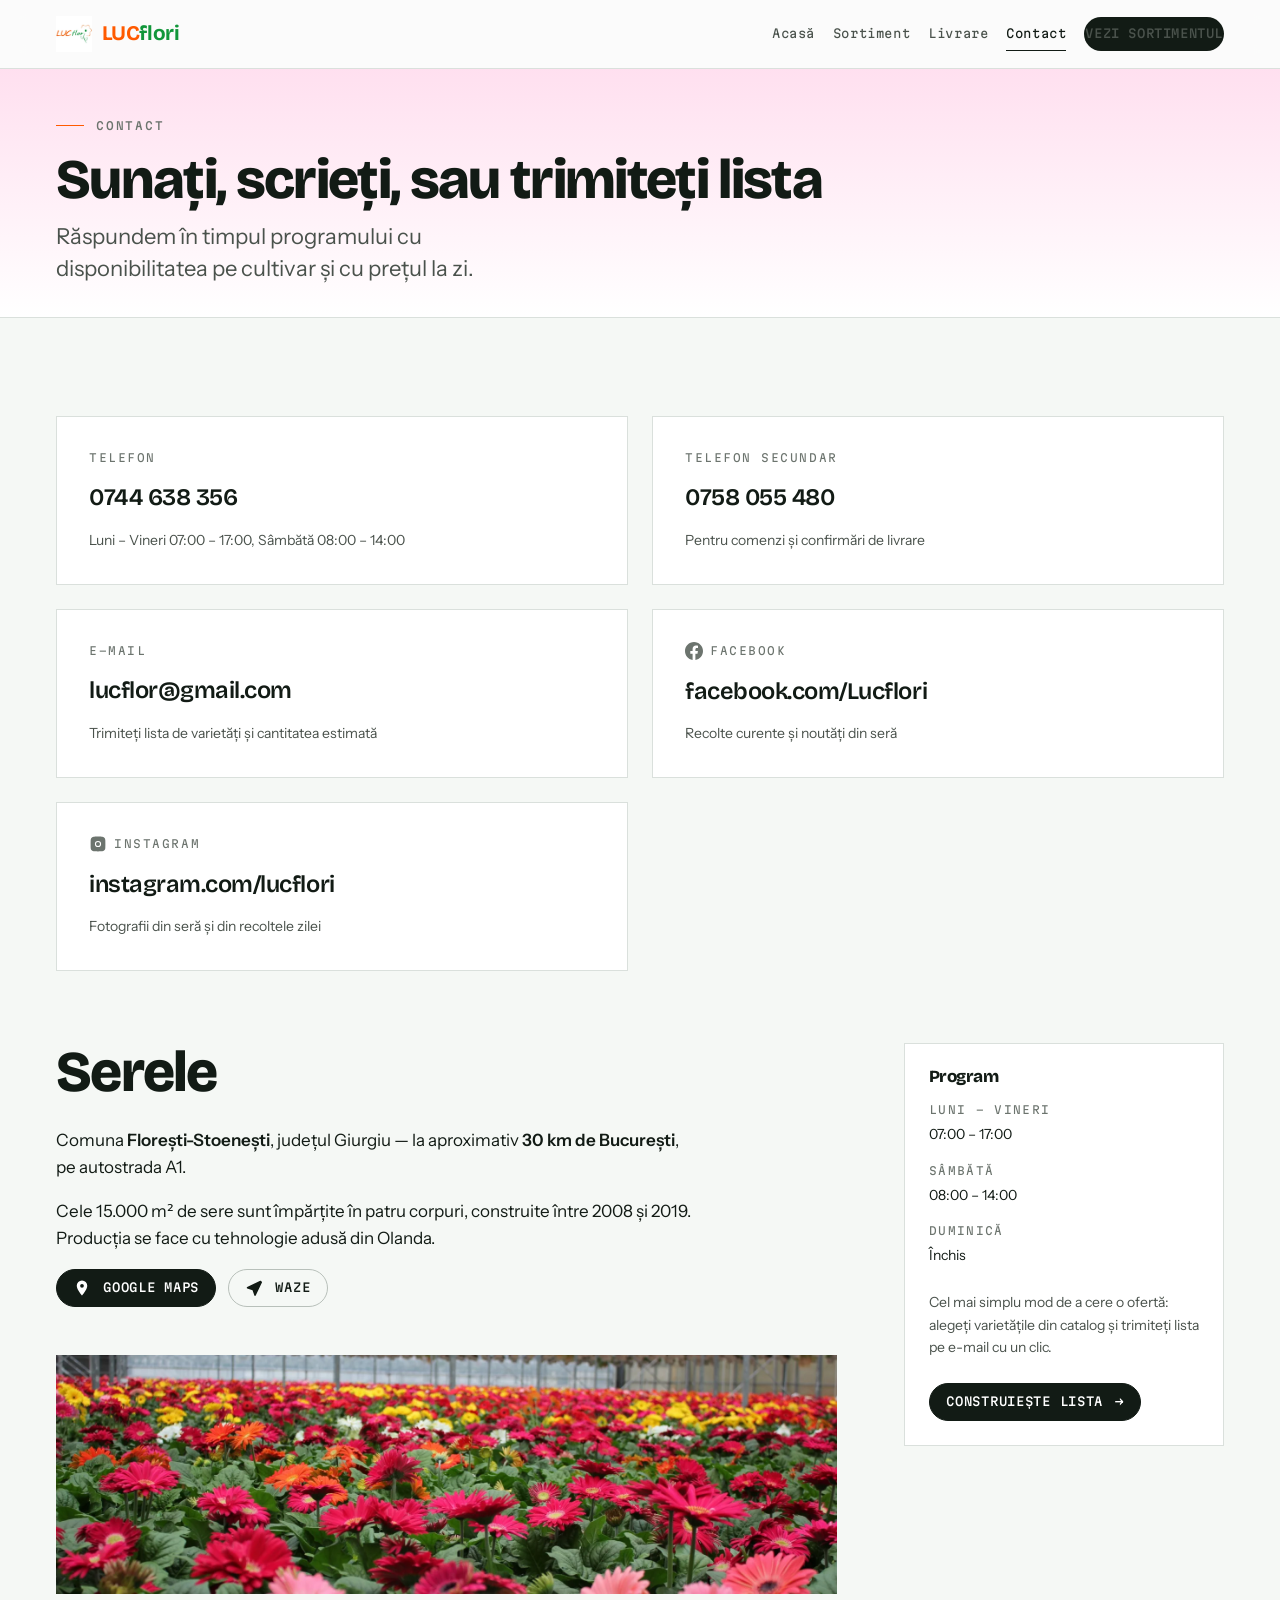
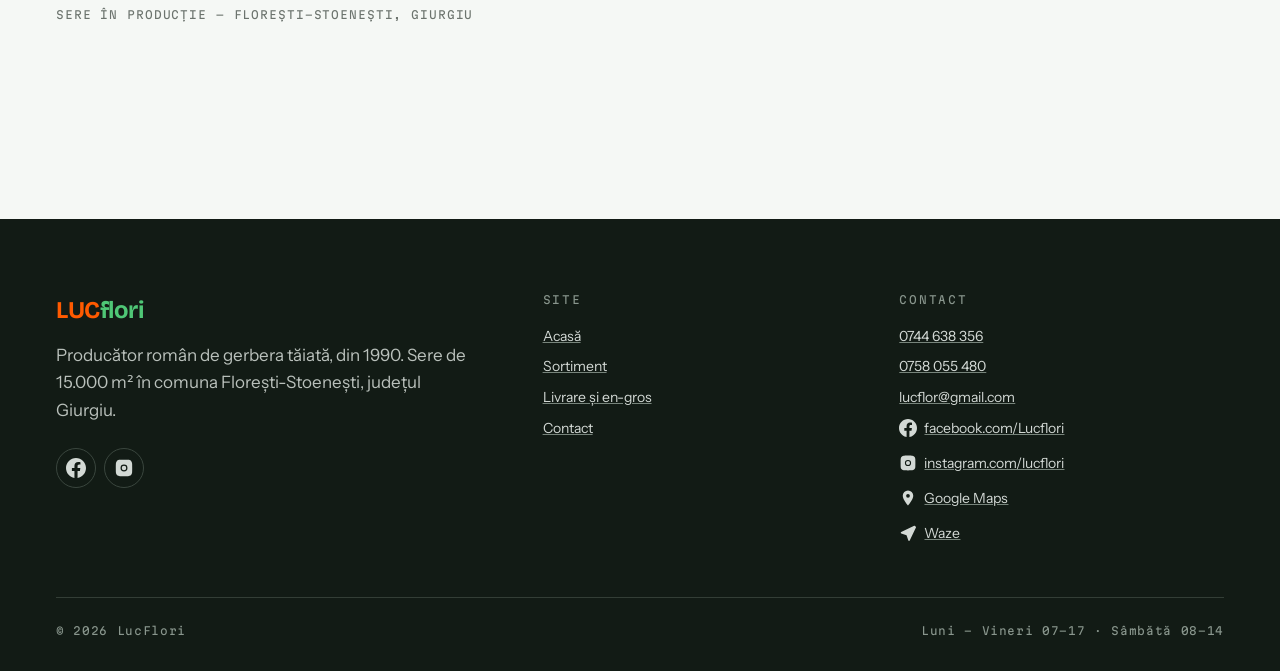
<file: contact.html>
<!DOCTYPE html>
<html lang="ro">
<head>
<meta charset="utf-8">
<meta name="viewport" content="width=device-width, initial-scale=1">
<title>Contact — LucFlori, producător de gerbera, Giurgiu</title>
<meta name="description" content="Contact LucFlori: 0744 638 356, 0758 055 480, lucflor@gmail.com. Sere în comuna Florești-Stoenești, județul Giurgiu, la 30 km de Bucureşti pe A1.">
<link rel="canonical" href="https://lucflori.ro/contact.html">
<meta name="theme-color" content="#ff5a00">
<meta property="og:type" content="website">
<meta property="og:title" content="Contact | LucFlori">
<meta property="og:description" content="Telefon, e-mail și adresa serelor. Cereți oferta pe lista de varietăți dorite.">
<meta property="og:image" content="assets/img/photos/gerbera.webp">
<meta property="og:locale" content="ro_RO">

<link rel="icon" href="assets/img/logo-180.webp" type="image/webp">
<link rel="preconnect" href="https://fonts.googleapis.com">
<link rel="preconnect" href="https://fonts.gstatic.com" crossorigin>
<link rel="stylesheet" href="https://fonts.googleapis.com/css2?family=Bricolage+Grotesque:opsz,wght@12..96,600..700&family=Instrument+Sans:wght@400..600&family=Martian+Mono:wght@400..600&display=swap">
<link rel="stylesheet" href="assets/css/tokens.css">
<link rel="stylesheet" href="assets/css/base.css">
<link rel="stylesheet" href="assets/css/page.css">
</head>
<body>
<svg class="sprite" aria-hidden="true" focusable="false" xmlns="http://www.w3.org/2000/svg">
  <symbol id="i-fb" viewBox="0 0 24 24"><path d="M24 12.073C24 5.405 18.627 0 12 0S0 5.405 0 12.073C0 18.1 4.388 23.094 10.125 24v-8.437H7.078v-3.49h3.047V9.412c0-3.017 1.792-4.684 4.533-4.684 1.312 0 2.686.235 2.686.235v2.955H15.83c-1.491 0-1.956.93-1.956 1.886v2.269h3.328l-.532 3.49h-2.796V24C19.612 23.094 24 18.1 24 12.073z"/></symbol>
  <symbol id="i-ig" viewBox="0 0 24 24"><path d="M12 2.163c3.204 0 3.584.012 4.85.07 1.366.062 2.633.336 3.608 1.311.975.975 1.249 2.242 1.311 3.608.058 1.266.07 1.646.07 4.85s-.012 3.584-.07 4.85c-.062 1.366-.336 2.633-1.311 3.608-.975.975-2.242 1.249-3.608 1.311-1.266.058-1.646.07-4.85.07s-3.584-.012-4.85-.07c-1.366-.062-2.633-.336-3.608-1.311-.975-.975-1.249-2.242-1.311-3.608C2.175 15.586 2.163 15.206 2.163 12s.012-3.584.07-4.85c.062-1.366.336-2.633 1.311-3.608C4.519 2.567 5.786 2.293 7.152 2.231 8.418 2.175 8.796 2.163 12 2.163zm0 5.678a4.159 4.159 0 100 8.318 4.159 4.159 0 000-8.318zm0 6.86a2.701 2.701 0 110-5.402 2.701 2.701 0 010 5.402zm5.294-7.025a.971.971 0 11-1.942 0 .971.971 0 011.942 0z"/></symbol>
  <symbol id="i-pin" viewBox="0 0 24 24"><path d="M12 2a7 7 0 00-7 7c0 5.25 7 13 7 13s7-7.75 7-13a7 7 0 00-7-7zm0 9.5A2.5 2.5 0 1112 6.5a2.5 2.5 0 010 5z"/></symbol>
  <symbol id="i-nav" viewBox="0 0 24 24"><path d="M21.4 2.6a1 1 0 00-1.16-.19L2.9 10.7a1 1 0 00.12 1.83l7.03 2.42 2.42 7.03a1 1 0 001.83.12l8.29-17.34a1 1 0 00-.19-1.16z"/></symbol>
</svg>
<a class="skip" href="#main">Sari la conținut</a>

<header class="site-head">
  <div class="wrap site-head__in">
    <a class="brand" href="index.html">
      <img src="assets/img/logo-180.webp" alt="" width="180" height="179">
      <span class="brand__name" translate="no"><b>LUC</b><em>flori</em></span>
    </a>
    <nav class="nav" aria-label="Navigare principală">
      <a href="index.html">Acasă</a>
      <a href="catalog.html">Sortiment</a>
      <a href="livrare.html">Livrare</a>
      <a href="contact.html" aria-current="page">Contact</a>
      <a class="btn nav__cta" href="catalog.html">Vezi sortimentul</a>
    </nav>
  </div>
</header>

<main id="main">
  <div class="page-head">
    <div class="wrap">
      <p class="eyebrow">Contact</p>
      <h1>Sunați, scrieți, sau trimiteți lista</h1>
      <p class="lead">Răspundem în timpul programului cu disponibilitatea pe cultivar și cu prețul la zi.</p>
    </div>
  </div>

  <section class="section wrap">
    <div class="contact-grid">
      <a class="contact-card" href="tel:+40744638356">
        <span class="contact-card__k">Telefon</span>
        <span class="contact-card__v">0744 638 356</span>
        <span class="contact-card__n">Luni – Vineri 07:00 – 17:00, Sâmbătă 08:00 – 14:00</span>
      </a>
      <a class="contact-card" href="tel:+40758055480">
        <span class="contact-card__k">Telefon secundar</span>
        <span class="contact-card__v">0758 055 480</span>
        <span class="contact-card__n">Pentru comenzi și confirmări de livrare</span>
      </a>
      <a class="contact-card" href="mailto:lucflor@gmail.com">
        <span class="contact-card__k">E-mail</span>
        <span class="contact-card__v">lucflor@gmail.com</span>
        <span class="contact-card__n">Trimiteți lista de varietăți și cantitatea estimată</span>
      </a>
      <a class="contact-card" href="https://www.facebook.com/Lucflori/" rel="noopener">
        <span class="contact-card__k with-icon"><svg class="icon" aria-hidden="true"><use href="#i-fb"/></svg>Facebook</span>
        <span class="contact-card__v">facebook.com/Lucflori</span>
        <span class="contact-card__n">Recolte curente și noutăți din seră</span>
      </a>
      <a class="contact-card" href="https://www.instagram.com/lucflori" rel="noopener">
        <span class="contact-card__k with-icon"><svg class="icon" aria-hidden="true"><use href="#i-ig"/></svg>Instagram</span>
        <span class="contact-card__v">instagram.com/lucflori</span>
        <span class="contact-card__n">Fotografii din seră și din recoltele zilei</span>
      </a>
    </div>

    <div class="split" style="margin-top:var(--s-8)">
      <div>
        <h2 style="font-size:var(--t-h2);margin-bottom:var(--s-5)">Serele</h2>
        <div class="prose">
          <p>Comuna <strong>Florești-Stoenești</strong>, județul Giurgiu — la aproximativ <strong>30&nbsp;km de Bucureşti</strong>, pe autostrada A1.</p>
          <p>Cele 15.000&nbsp;m² de sere sunt împărțite în patru corpuri, construite între 2008 și 2019. Producția se face cu tehnologie adusă din Olanda.</p>
          <p style="display:flex;gap:var(--s-3);flex-wrap:wrap">
            <a class="btn" href="https://maps.app.goo.gl/BrWxYYoYiYXCbiHB6" rel="noopener"><svg class="icon" aria-hidden="true"><use href="#i-pin"/></svg>Google Maps</a>
            <a class="btn btn--ghost" href="https://waze.com/ul/hsxfm0bd4j" rel="noopener"><svg class="icon" aria-hidden="true"><use href="#i-nav"/></svg>Waze</a>
          </p>
        </div>

        <figure style="margin:var(--s-7) 0 0">
          <img src="assets/img/photos/camp.webp" alt="Rânduri de gerbera roșie, roz și galbenă în seră." width="1800" height="550" loading="lazy" decoding="async" style="border-radius:var(--r-panel)">
          <figcaption style="margin-top:var(--s-3);font-family:var(--f-mono);font-size:var(--t-eyebrow);letter-spacing:.08em;text-transform:uppercase;color:var(--c-ink-3)">Sere în producție — Florești-Stoenești, Giurgiu</figcaption>
        </figure>
      </div>

      <aside class="aside-card">
        <h2>Program</h2>
        <dl>
          <div><dt>Luni – Vineri</dt><dd>07:00 – 17:00</dd></div>
          <div><dt>Sâmbătă</dt><dd>08:00 – 14:00</dd></div>
          <div><dt>Duminică</dt><dd>Închis</dd></div>
        </dl>
        <p style="font-size:var(--t-small);color:var(--c-ink-2);margin-bottom:var(--s-5)">Cel mai simplu mod de a cere o ofertă: alegeți varietățile din catalog și trimiteți lista pe e-mail cu un clic.</p>
        <a class="btn" href="catalog.html">Construiește lista <span class="btn__arrow" aria-hidden="true">→</span></a>
      </aside>
    </div>
  </section>
</main>

<footer class="site-foot">
  <div class="wrap">
    <div class="foot-grid">
      <div>
        <p class="brand__name" style="color:#fff;font-size:1.5rem"><b style="color:var(--c-orange)">LUC</b><em style="color:#4fc776;font-style:normal">flori</em></p>
        <p style="margin-top:var(--s-3);max-width:26rem;color:oklch(80% 0.01 155)">Producător român de gerbera tăiată, din 1990. Sere de 15.000&nbsp;m² în comuna Florești-Stoenești, județul Giurgiu.</p>
        <p class="social">
          <a href="https://www.facebook.com/Lucflori/" rel="noopener" aria-label="LucFlori pe Facebook">
            <svg class="icon" aria-hidden="true"><use href="#i-fb"/></svg>
          </a>
          <a href="https://www.instagram.com/lucflori" rel="noopener" aria-label="LucFlori pe Instagram">
            <svg class="icon" aria-hidden="true"><use href="#i-ig"/></svg>
          </a>
        </p>
      </div>
      <div>
        <p class="foot-title">Site</p>
        <ul class="foot-list">
          <li><a href="index.html">Acasă</a></li>
          <li><a href="catalog.html">Sortiment</a></li>
          <li><a href="livrare.html">Livrare și en-gros</a></li>
          <li><a href="contact.html">Contact</a></li>
        </ul>
      </div>
      <div>
        <p class="foot-title">Contact</p>
        <ul class="foot-list">
          <li><a href="tel:+40744638356">0744 638 356</a></li>
          <li><a href="tel:+40758055480">0758 055 480</a></li>
          <li><a href="mailto:lucflor@gmail.com">lucflor@gmail.com</a></li>
          <li><a class="with-icon" href="https://www.facebook.com/Lucflori/" rel="noopener"><svg class="icon" aria-hidden="true"><use href="#i-fb"/></svg>facebook.com/Lucflori</a></li>
          <li><a class="with-icon" href="https://www.instagram.com/lucflori" rel="noopener"><svg class="icon" aria-hidden="true"><use href="#i-ig"/></svg>instagram.com/lucflori</a></li>
          <li><a class="with-icon" href="https://maps.app.goo.gl/BrWxYYoYiYXCbiHB6" rel="noopener"><svg class="icon" aria-hidden="true"><use href="#i-pin"/></svg>Google Maps</a></li>
          <li><a class="with-icon" href="https://waze.com/ul/hsxfm0bd4j" rel="noopener"><svg class="icon" aria-hidden="true"><use href="#i-nav"/></svg>Waze</a></li>
        </ul>
      </div>
    </div>
    <p class="foot-note">
      <span>© <span id="year">2026</span> LucFlori</span>
      <span>Luni – Vineri 07–17 · Sâmbătă 08–14</span>
    </p>
  </div>
</footer>
<script>document.getElementById("year").textContent=String(new Date().getFullYear());</script>
<script src="assets/js/motion.js"></script>
</body>
</html>
</file>
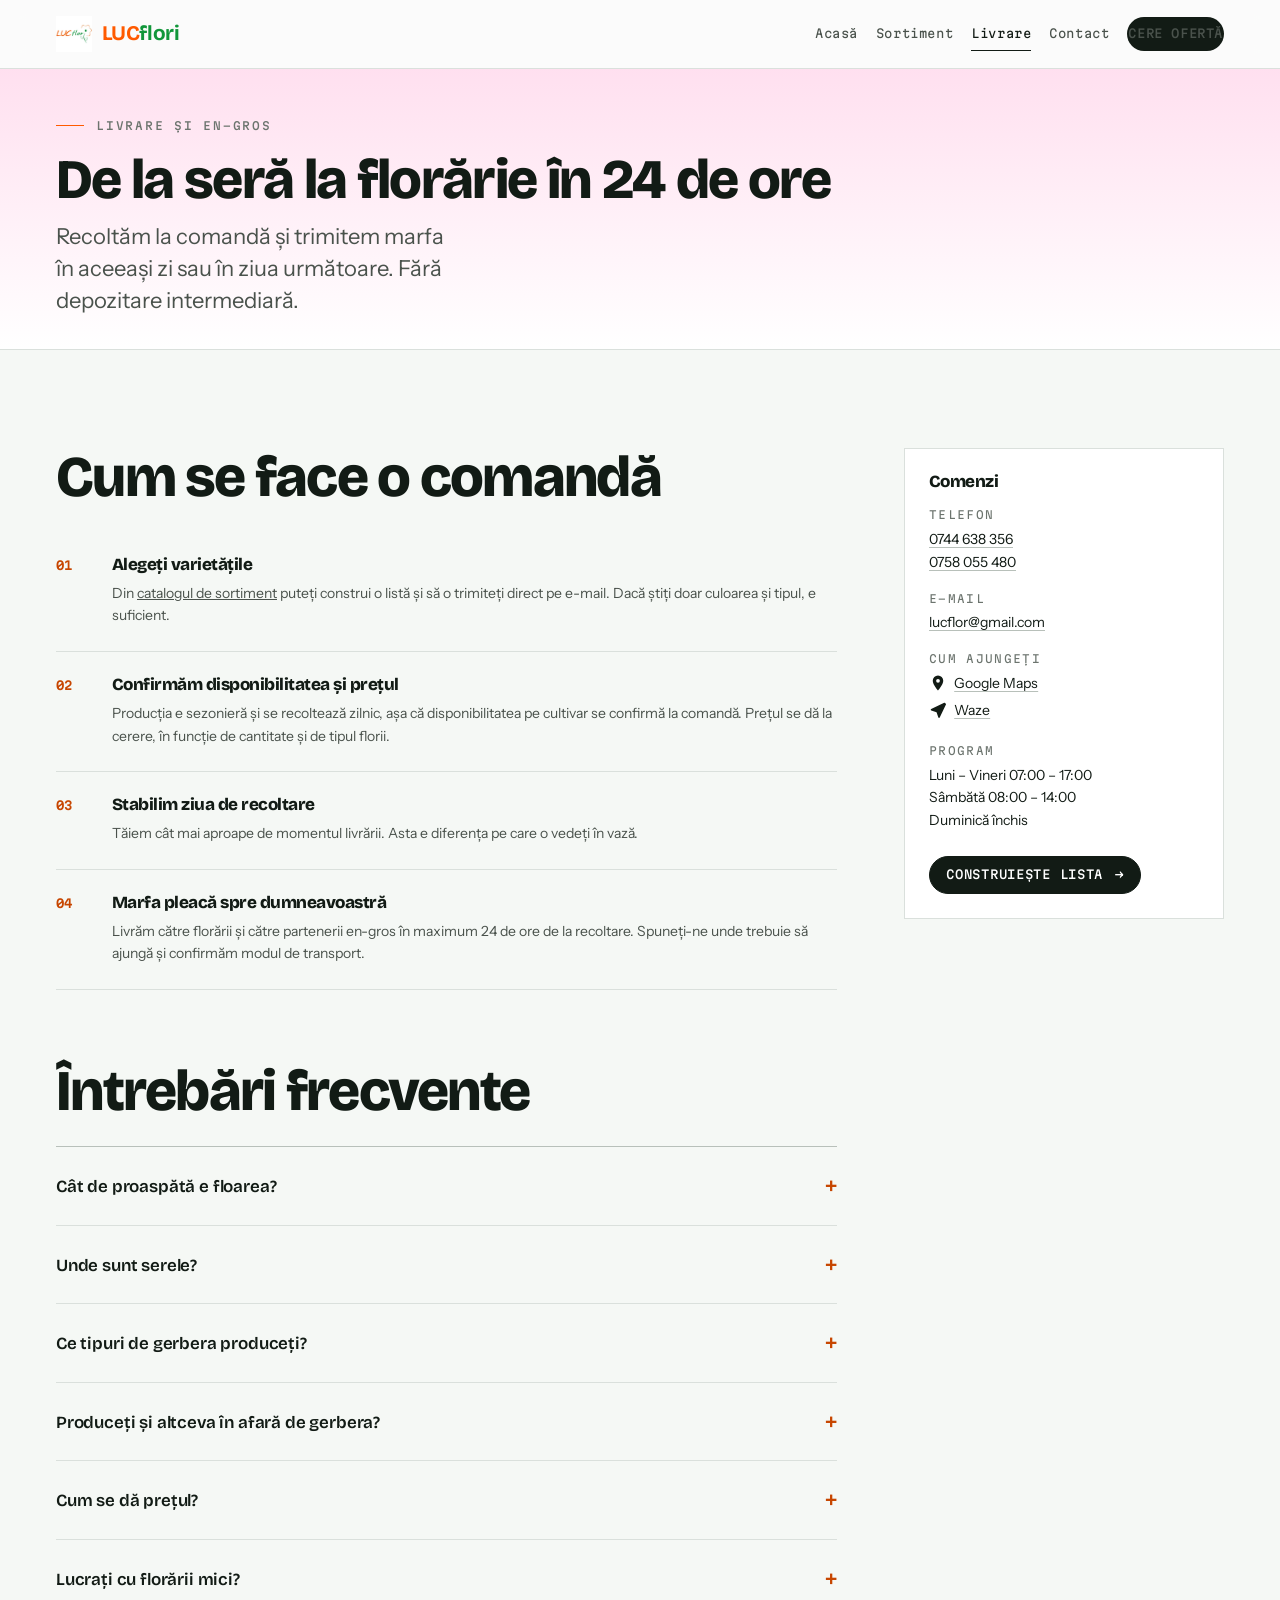
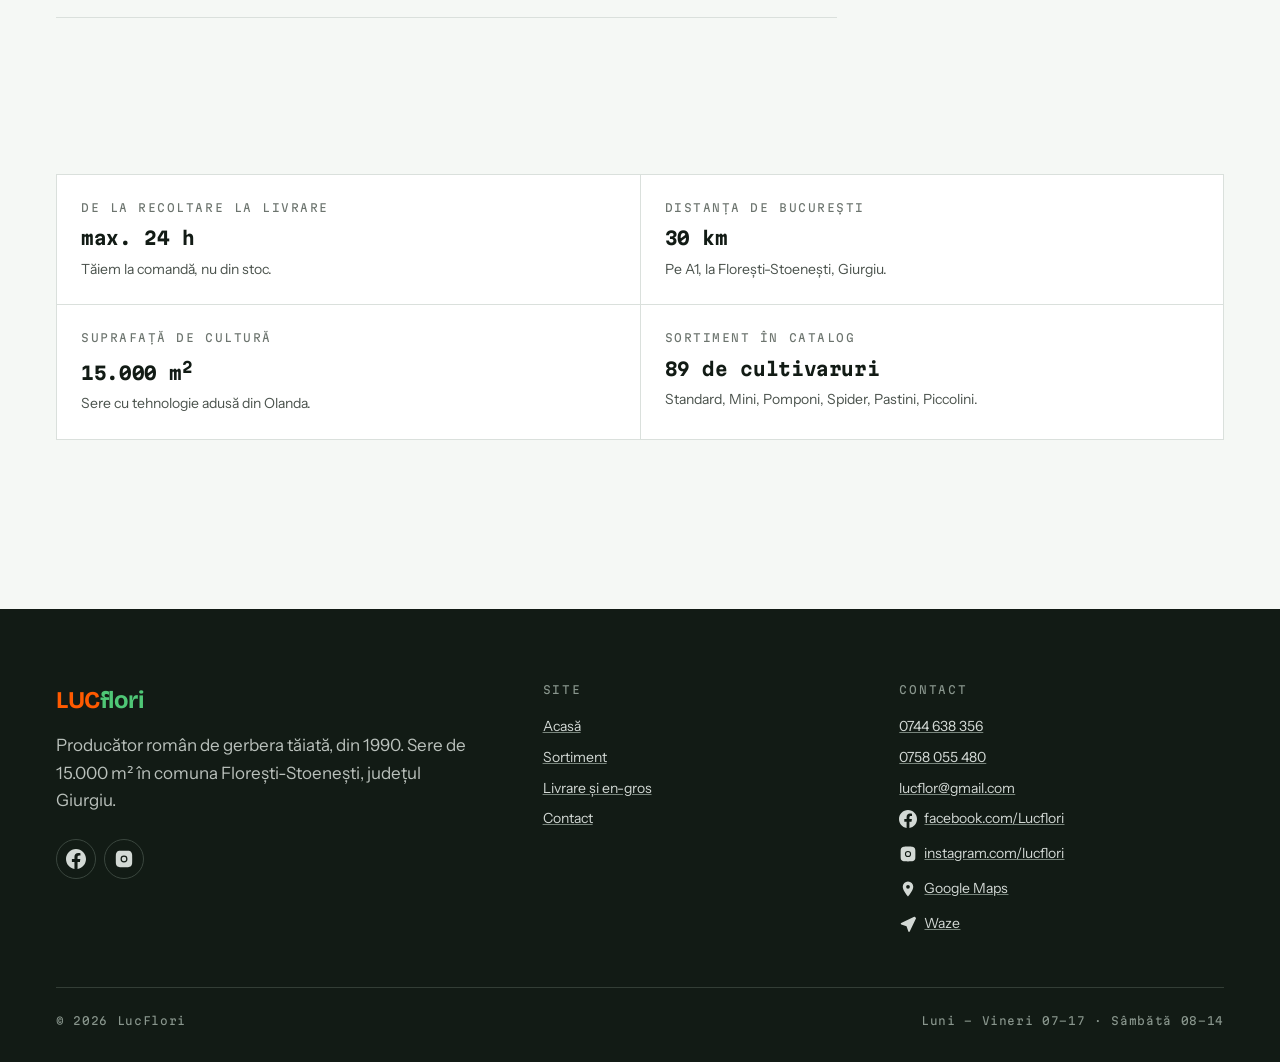
<file: livrare.html>
<!DOCTYPE html>
<html lang="ro">
<head>
<meta charset="utf-8">
<meta name="viewport" content="width=device-width, initial-scale=1">
<title>Livrare și en-gros — 24 de ore de la recoltare | LucFlori</title>
<meta name="description" content="Cum ajunge gerbera LucFlori la florărie: livrare în maximum 24 de ore de la recoltare, către florării și parteneri en-gros. Sere la 30 km de Bucureşti, pe A1.">
<link rel="canonical" href="https://lucflori.ro/livrare.html">
<meta name="theme-color" content="#ff5a00">
<meta property="og:type" content="article">
<meta property="og:title" content="Livrare și en-gros | LucFlori">
<meta property="og:description" content="Livrare în maximum 24 de ore de la recoltare, către florării și parteneri en-gros.">
<meta property="og:image" content="assets/img/photos/recolta.webp">
<meta property="og:locale" content="ro_RO">

<link rel="icon" href="assets/img/logo-180.webp" type="image/webp">
<link rel="preconnect" href="https://fonts.googleapis.com">
<link rel="preconnect" href="https://fonts.gstatic.com" crossorigin>
<link rel="stylesheet" href="https://fonts.googleapis.com/css2?family=Bricolage+Grotesque:opsz,wght@12..96,600..700&family=Instrument+Sans:wght@400..600&family=Martian+Mono:wght@400..600&display=swap">
<link rel="stylesheet" href="assets/css/tokens.css">
<link rel="stylesheet" href="assets/css/base.css">
<link rel="stylesheet" href="assets/css/page.css">
</head>
<body>
<svg class="sprite" aria-hidden="true" focusable="false" xmlns="http://www.w3.org/2000/svg">
  <symbol id="i-fb" viewBox="0 0 24 24"><path d="M24 12.073C24 5.405 18.627 0 12 0S0 5.405 0 12.073C0 18.1 4.388 23.094 10.125 24v-8.437H7.078v-3.49h3.047V9.412c0-3.017 1.792-4.684 4.533-4.684 1.312 0 2.686.235 2.686.235v2.955H15.83c-1.491 0-1.956.93-1.956 1.886v2.269h3.328l-.532 3.49h-2.796V24C19.612 23.094 24 18.1 24 12.073z"/></symbol>
  <symbol id="i-ig" viewBox="0 0 24 24"><path d="M12 2.163c3.204 0 3.584.012 4.85.07 1.366.062 2.633.336 3.608 1.311.975.975 1.249 2.242 1.311 3.608.058 1.266.07 1.646.07 4.85s-.012 3.584-.07 4.85c-.062 1.366-.336 2.633-1.311 3.608-.975.975-2.242 1.249-3.608 1.311-1.266.058-1.646.07-4.85.07s-3.584-.012-4.85-.07c-1.366-.062-2.633-.336-3.608-1.311-.975-.975-1.249-2.242-1.311-3.608C2.175 15.586 2.163 15.206 2.163 12s.012-3.584.07-4.85c.062-1.366.336-2.633 1.311-3.608C4.519 2.567 5.786 2.293 7.152 2.231 8.418 2.175 8.796 2.163 12 2.163zm0 5.678a4.159 4.159 0 100 8.318 4.159 4.159 0 000-8.318zm0 6.86a2.701 2.701 0 110-5.402 2.701 2.701 0 010 5.402zm5.294-7.025a.971.971 0 11-1.942 0 .971.971 0 011.942 0z"/></symbol>
  <symbol id="i-pin" viewBox="0 0 24 24"><path d="M12 2a7 7 0 00-7 7c0 5.25 7 13 7 13s7-7.75 7-13a7 7 0 00-7-7zm0 9.5A2.5 2.5 0 1112 6.5a2.5 2.5 0 010 5z"/></symbol>
  <symbol id="i-nav" viewBox="0 0 24 24"><path d="M21.4 2.6a1 1 0 00-1.16-.19L2.9 10.7a1 1 0 00.12 1.83l7.03 2.42 2.42 7.03a1 1 0 001.83.12l8.29-17.34a1 1 0 00-.19-1.16z"/></symbol>
</svg>
<a class="skip" href="#main">Sari la conținut</a>

<header class="site-head">
  <div class="wrap site-head__in">
    <a class="brand" href="index.html">
      <img src="assets/img/logo-180.webp" alt="" width="180" height="179">
      <span class="brand__name" translate="no"><b>LUC</b><em>flori</em></span>
    </a>
    <nav class="nav" aria-label="Navigare principală">
      <a href="index.html">Acasă</a>
      <a href="catalog.html">Sortiment</a>
      <a href="livrare.html" aria-current="page">Livrare</a>
      <a href="contact.html">Contact</a>
      <a class="btn nav__cta" href="contact.html">Cere ofertă</a>
    </nav>
  </div>
</header>

<main id="main">
  <div class="page-head">
    <div class="wrap">
      <p class="eyebrow">Livrare și en-gros</p>
      <h1>De la seră la florărie în 24 de ore</h1>
      <p class="lead">Recoltăm la comandă și trimitem marfa în aceeași zi sau în ziua următoare. Fără depozitare intermediară.</p>
    </div>
  </div>

  <section class="section wrap">
    <div class="split">
      <div>
        <h2 style="font-size:var(--t-h2);margin-bottom:var(--s-5)">Cum se face o comandă</h2>
        <ol class="steps">
          <li>
            <div>
              <h3>Alegeți varietățile</h3>
              <p>Din <a href="catalog.html">catalogul de sortiment</a> puteți construi o listă și să o trimiteți direct pe e-mail. Dacă știți doar culoarea și tipul, e suficient.</p>
            </div>
          </li>
          <li>
            <div>
              <h3>Confirmăm disponibilitatea și prețul</h3>
              <p>Producția e sezonieră și se recoltează zilnic, așa că disponibilitatea pe cultivar se confirmă la comandă. Prețul se dă la cerere, în funcție de cantitate și de tipul florii.</p>
            </div>
          </li>
          <li>
            <div>
              <h3>Stabilim ziua de recoltare</h3>
              <p>Tăiem cât mai aproape de momentul livrării. Asta e diferența pe care o vedeți în vază.</p>
            </div>
          </li>
          <li>
            <div>
              <h3>Marfa pleacă spre dumneavoastră</h3>
              <p>Livrăm către florării și către partenerii en-gros în maximum 24 de ore de la recoltare. Spuneți-ne unde trebuie să ajungă și confirmăm modul de transport.</p>
            </div>
          </li>
        </ol>

        <h2 style="font-size:var(--t-h2);margin:var(--s-8) 0 var(--s-5)">Întrebări frecvente</h2>
        <div class="qa">
          <details>
            <summary>Cât de proaspătă e floarea?</summary>
            <p>Marfa ajunge la florării sau la partenerii en-gros în maximum 24 de ore de la recoltare. Nu trece prin depozit intermediar și nu stă la licitație.</p>
          </details>
          <details>
            <summary>Unde sunt serele?</summary>
            <p>În comuna Florești-Stoenești, județul Giurgiu, la aproximativ 30&nbsp;km de Bucureşti, pe autostrada A1.
            <a class="with-icon" href="https://maps.app.goo.gl/BrWxYYoYiYXCbiHB6" rel="noopener"><svg class="icon" aria-hidden="true"><use href="#i-pin"/></svg>Google Maps</a> ·
            <a class="with-icon" href="https://waze.com/ul/hsxfm0bd4j" rel="noopener"><svg class="icon" aria-hidden="true"><use href="#i-nav"/></svg>Waze</a></p>
          </details>
          <details>
            <summary>Ce tipuri de gerbera produceți?</summary>
            <p>Standard, Mini, Pomponi, Spider (Fireworx), Pastini și Piccolini. În catalogul de pe site sunt trecute 89 de cultivaruri, dintre care 31 marcate ca noutăți în planșele de producție.</p>
          </details>
          <details>
            <summary>Produceți și altceva în afară de gerbera?</summary>
            <p>Da. Am început în anii ’90 cu tuberoze și le producem în continuare, pe perioada verii.</p>
          </details>
          <details>
            <summary>Cum se dă prețul?</summary>
            <p>La cerere, pe baza listei de varietăți și a cantității. Scrieți-ne pe <a href="mailto:lucflor@gmail.com">lucflor@gmail.com</a> sau sunați la <a href="tel:+40744638356">0744 638 356</a>.</p>
          </details>
          <details>
            <summary>Lucrați cu florării mici?</summary>
            <p>Livrăm atât către florării, cât și către partenerii en-gros. Spuneți-ne ce cantitate vă trebuie și vă spunem cum putem lucra.</p>
          </details>
        </div>
      </div>

      <aside class="aside-card">
        <h2>Comenzi</h2>
        <dl>
          <div>
            <dt>Telefon</dt>
            <dd><a href="tel:+40744638356">0744 638 356</a><br><a href="tel:+40758055480">0758 055 480</a></dd>
          </div>
          <div>
            <dt>E-mail</dt>
            <dd><a href="mailto:lucflor@gmail.com">lucflor@gmail.com</a></dd>
          </div>
          <div>
            <dt>Cum ajungeți</dt>
            <dd><a class="with-icon" href="https://maps.app.goo.gl/BrWxYYoYiYXCbiHB6" rel="noopener"><svg class="icon" aria-hidden="true"><use href="#i-pin"/></svg>Google Maps</a><br>
                <a class="with-icon" href="https://waze.com/ul/hsxfm0bd4j" rel="noopener"><svg class="icon" aria-hidden="true"><use href="#i-nav"/></svg>Waze</a></dd>
          </div>
          <div>
            <dt>Program</dt>
            <dd>Luni – Vineri 07:00 – 17:00<br>Sâmbătă 08:00 – 14:00<br>Duminică închis</dd>
          </div>
        </dl>
        <a class="btn" href="catalog.html">Construiește lista <span class="btn__arrow" aria-hidden="true">→</span></a>
      </aside>
    </div>
  </section>

  <section class="section--tight wrap" style="padding-bottom:var(--s-8)">
    <dl class="facts">
      <div class="fact">
        <dt>De la recoltare la livrare</dt>
        <dd><strong>max. 24&nbsp;h</strong>Tăiem la comandă, nu din stoc.</dd>
      </div>
      <div class="fact">
        <dt>Distanța de Bucureşti</dt>
        <dd><strong>30&nbsp;km</strong>Pe A1, la Florești-Stoenești, Giurgiu.</dd>
      </div>
      <div class="fact">
        <dt>Suprafață de cultură</dt>
        <dd><strong>15.000&nbsp;m<sup>2</sup></strong>Sere cu tehnologie adusă din Olanda.</dd>
      </div>
      <div class="fact">
        <dt>Sortiment în catalog</dt>
        <dd><strong>89 de cultivaruri</strong>Standard, Mini, Pomponi, Spider, Pastini, Piccolini.</dd>
      </div>
    </dl>
  </section>
</main>

<footer class="site-foot">
  <div class="wrap">
    <div class="foot-grid">
      <div>
        <p class="brand__name" style="color:#fff;font-size:1.5rem"><b style="color:var(--c-orange)">LUC</b><em style="color:#4fc776;font-style:normal">flori</em></p>
        <p style="margin-top:var(--s-3);max-width:26rem;color:oklch(80% 0.01 155)">Producător român de gerbera tăiată, din 1990. Sere de 15.000&nbsp;m² în comuna Florești-Stoenești, județul Giurgiu.</p>
        <p class="social">
          <a href="https://www.facebook.com/Lucflori/" rel="noopener" aria-label="LucFlori pe Facebook">
            <svg class="icon" aria-hidden="true"><use href="#i-fb"/></svg>
          </a>
          <a href="https://www.instagram.com/lucflori" rel="noopener" aria-label="LucFlori pe Instagram">
            <svg class="icon" aria-hidden="true"><use href="#i-ig"/></svg>
          </a>
        </p>
      </div>
      <div>
        <p class="foot-title">Site</p>
        <ul class="foot-list">
          <li><a href="index.html">Acasă</a></li>
          <li><a href="catalog.html">Sortiment</a></li>
          <li><a href="livrare.html">Livrare și en-gros</a></li>
          <li><a href="contact.html">Contact</a></li>
        </ul>
      </div>
      <div>
        <p class="foot-title">Contact</p>
        <ul class="foot-list">
          <li><a href="tel:+40744638356">0744 638 356</a></li>
          <li><a href="tel:+40758055480">0758 055 480</a></li>
          <li><a href="mailto:lucflor@gmail.com">lucflor@gmail.com</a></li>
          <li><a class="with-icon" href="https://www.facebook.com/Lucflori/" rel="noopener"><svg class="icon" aria-hidden="true"><use href="#i-fb"/></svg>facebook.com/Lucflori</a></li>
          <li><a class="with-icon" href="https://www.instagram.com/lucflori" rel="noopener"><svg class="icon" aria-hidden="true"><use href="#i-ig"/></svg>instagram.com/lucflori</a></li>
          <li><a class="with-icon" href="https://maps.app.goo.gl/BrWxYYoYiYXCbiHB6" rel="noopener"><svg class="icon" aria-hidden="true"><use href="#i-pin"/></svg>Google Maps</a></li>
          <li><a class="with-icon" href="https://waze.com/ul/hsxfm0bd4j" rel="noopener"><svg class="icon" aria-hidden="true"><use href="#i-nav"/></svg>Waze</a></li>
        </ul>
      </div>
    </div>
    <p class="foot-note">
      <span>© <span id="year">2026</span> LucFlori</span>
      <span>Luni – Vineri 07–17 · Sâmbătă 08–14</span>
    </p>
  </div>
</footer>
<script>document.getElementById("year").textContent=String(new Date().getFullYear());</script>
<script src="assets/js/motion.js"></script>
</body>
</html>
</file>
<file: assets/css/tokens.css>
/* ==========================================================================
   LucFlori — design tokens
   Paleta pornește de la cele două culori din sigla producătorului
   (#ff5a00 și #11963a, prelevate din fișierul original) și de la albul
   planșelor de varietăți. Fără culori inventate.
   ========================================================================== */

:root {
  /* --- brand (prelevat din siglă) --- */
  --c-orange: #ff5a00;
  --c-orange-deep: #c74600;  /* 4.5:1 pe fundalul paginii */
  --c-green: #11963a;
  --c-green-deep: #0b6b29;  /* 6.7:1 cu text alb */

  /* --- neutre, ușor virate spre verde ca să stea lângă brandul verde --- */
  --c-ink: oklch(21% 0.018 155);
  --c-ink-2: oklch(43% 0.014 155);
  --c-ink-3: oklch(55% 0.012 155);  /* 4.5:1 pe fundalul paginii */
  --c-line: oklch(90% 0.008 155);
  --c-line-strong: oklch(80% 0.012 155);
  --c-surface: #ffffff;
  --c-page: oklch(97.6% 0.005 150);
  --c-page-2: oklch(95% 0.008 150);
  --c-glass: oklch(99% 0 0 / 0.86);

  /* --- tipografie --- */
  --f-display: "Bricolage Grotesque", "Trebuchet MS", system-ui, sans-serif;
  --f-body: "Instrument Sans", system-ui, -apple-system, "Segoe UI", sans-serif;
  --f-mono: "Martian Mono", ui-monospace, "SF Mono", Menlo, monospace;
  --num-tabular: tabular-nums;

  --t-eyebrow: 0.6875rem;
  --t-label: 0.75rem;
  --t-small: 0.875rem;
  --t-body: clamp(1rem, 0.96rem + 0.18vw, 1.0625rem);
  --t-lead: clamp(1.125rem, 1.02rem + 0.5vw, 1.375rem);
  --t-h3: clamp(1.375rem, 1.15rem + 0.9vw, 1.875rem);
  --t-h2: clamp(2rem, 1.35rem + 2.8vw, 3.75rem);
  --t-h1: clamp(2.5rem, 1.5rem + 3.4vw, 5rem);
  --t-num: clamp(2rem, 1.2rem + 3.4vw, 4rem);

  --lh-tight: 0.9;
  --lh-snug: 1.05;
  --lh-body: 1.62;

  /* --- ritm: intenționat neuniform, secțiunile nu au toate același pas --- */
  --s-1: 0.25rem;
  --s-2: 0.5rem;
  --s-3: 0.75rem;
  --s-4: 1rem;
  --s-5: 1.5rem;
  --s-6: 2rem;
  --s-7: 3rem;
  --s-8: 4.5rem;
  --s-section: clamp(3.5rem, 2.5rem + 4.5vw, 7.5rem);
  --s-section-tight: clamp(2.5rem, 2rem + 2vw, 4rem);

  --w-page: 78rem;
  --w-text: 40rem;
  --gutter: clamp(1.25rem, 0.9rem + 2vw, 3rem);

  /* --- formă: raze diferite pe roluri, nu una singură peste tot --- */
  --r-chip: 999px;
  --r-card: 0px;
  --r-panel: 0px;

  --dur-1: 140ms;
  --dur-2: 260ms;
  --dur-3: 620ms;
  --ease-out: cubic-bezier(0.16, 1, 0.3, 1);
  --ease-in-out: cubic-bezier(0.65, 0, 0.35, 1);

  --shadow-lift: 0 1px 2px oklch(21% 0.018 155 / 0.06),
                 0 8px 24px -8px oklch(21% 0.018 155 / 0.18);
  --shadow-panel: 0 24px 60px -20px oklch(21% 0.018 155 / 0.28);
}

/* --- spălări de culoare pentru secțiuni ---------------------------------
   Nuanțele vin din sortimentul real: galben (SUBMARINE), roz (BELLAROSA),
   verde-frunză (siglă), somon (ALMA). Sunt ținute foarte deschise ca textul
   să rămână peste 4.5:1. */
:root {
  --wash-sun:   oklch(94.5% 0.075 95);
  --wash-rose:  oklch(94% 0.045 350);
  --wash-leaf:  oklch(94.5% 0.05 150);
  --wash-peach: oklch(94.5% 0.06 45);
}
</file>
<file: assets/css/base.css>
/* ==========================================================================
   LucFlori — reset, tipografie, elemente comune (antet, subsol, butoane)
   ========================================================================== */

*, *::before, *::after { box-sizing: border-box; }
* { margin: 0; }

html {
  -webkit-text-size-adjust: 100%;
  color-scheme: light;
  scroll-behavior: smooth;
}

body {
  background: var(--c-page);
  touch-action: manipulation;                    /* fără întârziere la dublu-tap */
  -webkit-tap-highlight-color: oklch(21% 0.018 155 / 0.08);
  color: var(--c-ink);
  font-family: var(--f-body);
  font-size: var(--t-body);
  line-height: var(--lh-body);
  font-synthesis-weight: none;
  -webkit-font-smoothing: antialiased;
  overflow-x: hidden;
}

img, svg { display: block; max-width: 100%; }
img { height: auto; }

a { color: inherit; }
button { font: inherit; color: inherit; }

:focus-visible {
  outline: 2px solid var(--c-orange);
  outline-offset: 3px;
  border-radius: 2px;
}

::selection { background: var(--c-orange); color: #fff; }

/* --- utilitare --------------------------------------------------------- */

.wrap {
  width: 100%;
  max-width: var(--w-page);
  margin-inline: auto;
  padding-inline: var(--gutter);
}

.sr-only {
  position: absolute;
  width: 1px; height: 1px;
  padding: 0; margin: -1px;
  overflow: hidden;
  clip-path: inset(50%);
  white-space: nowrap;
}

.skip {
  position: absolute;
  left: var(--gutter); top: 0;
  z-index: 100;
  transform: translateY(-120%);
  background: var(--c-ink);
  color: #fff;
  padding: var(--s-3) var(--s-5);
  border-radius: 0 0 var(--r-panel) var(--r-panel);
  text-decoration: none;
  transition: transform var(--dur-2) var(--ease-out);
}
.skip:focus { transform: translateY(0); }

/* --- tipografie -------------------------------------------------------- */

/* antetul e lipit sus: ancorele nu trebuie să ajungă sub el */
:target, h1[id], h2[id], h3[id], #main { scroll-margin-top: 6rem; }

h1, h2, h3 {
  font-family: var(--f-display);
  font-weight: 800;
  line-height: var(--lh-snug);
  letter-spacing: -0.03em;
  text-wrap: balance;
}

.eyebrow {
  font-family: var(--f-mono);
  font-size: var(--t-eyebrow);
  font-weight: 500;
  letter-spacing: 0.16em;
  text-transform: uppercase;
  color: var(--c-ink-3);
  display: flex;
  align-items: center;
  gap: var(--s-3);
}
.eyebrow::before {
  content: "";
  width: 1.75rem;
  height: 1px;
  background: var(--c-orange);
  flex: none;
}

.lead {
  font-size: var(--t-lead);
  line-height: 1.45;
  color: var(--c-ink-2);
  max-width: 34ch;
  text-wrap: pretty;
}

.prose { max-width: var(--w-text); }
.prose p + p { margin-top: var(--s-4); }
.prose strong { font-weight: 600; color: var(--c-ink); }

/* --- butoane ----------------------------------------------------------- */

.btn {
  --btn-bg: var(--c-ink);
  --btn-fg: #fff;
  display: inline-flex;
  align-items: center;
  gap: var(--s-3);
  background: var(--btn-bg);
  color: var(--btn-fg);
  border: 1px solid var(--btn-bg);
  border-radius: var(--r-chip);
  padding: 0.7em 1.35em;
  font-family: var(--f-mono);
  font-size: var(--t-label);
  font-weight: 500;
  letter-spacing: 0.06em;
  text-transform: uppercase;
  text-decoration: none;
  cursor: pointer;
  transition: background var(--dur-1) var(--ease-out),
              border-color var(--dur-1) var(--ease-out),
              color var(--dur-1) var(--ease-out),
              transform var(--dur-1) var(--ease-out);
}
.btn:hover { --btn-bg: var(--c-orange); border-color: var(--c-orange); }
.btn:active { transform: translateY(1px); }

.btn--ghost {
  --btn-bg: transparent;
  --btn-fg: var(--c-ink);
  border-color: var(--c-line-strong);
}
.btn--ghost:hover {
  --btn-bg: transparent;
  --btn-fg: var(--c-orange);
  border-color: var(--c-orange);
}

.btn__arrow { transition: transform var(--dur-2) var(--ease-out); }
.btn:hover .btn__arrow { transform: translateX(3px); }

/* --- antet ------------------------------------------------------------- */

.site-head {
  position: sticky;
  top: 0;
  z-index: 40;
  background: var(--c-glass);
  backdrop-filter: blur(12px) saturate(1.4);
  border-bottom: 1px solid var(--c-line);
}

.site-head__in {
  display: flex;
  align-items: center;
  gap: var(--s-5);
  min-height: 4.25rem;
}

.brand {
  display: flex;
  align-items: center;
  gap: 0.6rem;
  text-decoration: none;
  margin-right: auto;
}
.brand img { width: 2.25rem; height: 2.24rem; }
.brand__name {
  font-family: var(--f-display);
  font-size: 1.3rem;
  font-weight: 700;
  letter-spacing: -0.02em;
}
.brand__name em {
  font-style: normal;
  color: var(--c-green);
}
.brand b { color: var(--c-orange); font-weight: 700; }

.nav { display: flex; align-items: center; gap: clamp(0.5rem, 1.4vw, 1.75rem); }
.nav > * { flex: none; }
.nav .btn { white-space: nowrap; }

/* pe telefon navigarea coboară pe rândul ei, ca să încapă întreagă */
@media (max-width: 47.99rem) {
  .site-head__in { flex-wrap: wrap; gap: var(--s-2) var(--s-4); padding-block: var(--s-3); min-height: 0; }
  .brand { margin-right: 0; flex: 1 0 auto; }
  .nav { width: 100%; justify-content: space-between; gap: var(--s-2); }
  .nav a { font-size: var(--t-eyebrow); }
}
.nav a {
  font-family: var(--f-mono);
  font-size: var(--t-label);
  letter-spacing: 0.05em;
  text-decoration: none;
  color: var(--c-ink-2);
  padding: 0.4rem 0;
  border-bottom: 1px solid transparent;
  transition: color var(--dur-1), border-color var(--dur-1);
}
.nav a:hover { color: var(--c-ink); border-bottom-color: var(--c-orange); }
.nav a[aria-current="page"] { color: var(--c-ink); border-bottom-color: var(--c-ink); }

.nav__cta { display: none; }
@media (min-width: 60rem) { .nav__cta { display: inline-flex; } }

/* --- subsol ------------------------------------------------------------ */

.site-foot {
  background: var(--c-ink);
  color: oklch(88% 0.01 155);
  padding-block: var(--s-8) var(--s-6);
  margin-top: var(--s-section);
}
.site-foot a { color: inherit; text-decoration-color: oklch(60% 0.02 155); }
.site-foot a:hover { color: #fff; text-decoration-color: var(--c-orange); }

.foot-grid {
  display: grid;
  gap: var(--s-7) var(--s-6);
  grid-template-columns: 1fr;
}
@media (min-width: 46rem) {
  .foot-grid { grid-template-columns: 1.4fr 1fr 1fr; }
}

.foot-title {
  font-family: var(--f-mono);
  font-size: var(--t-eyebrow);
  letter-spacing: 0.16em;
  text-transform: uppercase;
  color: oklch(66% 0.02 155);
  margin-bottom: var(--s-4);
}
.foot-list { list-style: none; padding: 0; display: grid; gap: var(--s-2); font-size: var(--t-small); }
.foot-note {
  font-variant-numeric: tabular-nums;
  margin-top: var(--s-7);
  padding-top: var(--s-5);
  border-top: 1px solid oklch(35% 0.02 155);
  display: flex;
  flex-wrap: wrap;
  gap: var(--s-4) var(--s-5);
  justify-content: space-between;
  font-family: var(--f-mono);
  font-size: var(--t-eyebrow);
  letter-spacing: 0.06em;
  color: oklch(66% 0.02 155);
}

/* --- secțiuni ---------------------------------------------------------- */

.section { padding-block: var(--s-section); }
.section--tight { padding-block: var(--s-section-tight); }
.section--line { border-top: 1px solid var(--c-line); }

.section-head {
  display: grid;
  gap: var(--s-4);
  margin-bottom: var(--s-7);
}
.section-head h2 { font-size: var(--t-h2); }
@media (min-width: 56rem) {
  .section-head--split {
    grid-template-columns: minmax(0, 1fr) minmax(0, 26rem);
    align-items: end;
    gap: var(--s-6);
  }
}

@media (prefers-reduced-motion: reduce) {
  *, *::before, *::after {
    animation-duration: 0.01ms !important;
    animation-iteration-count: 1 !important;
    transition-duration: 0.01ms !important;
    scroll-behavior: auto !important;
  }
}

/* --- pictograme și rețele sociale -------------------------------------- */

.icon {
  width: 1.125rem;
  height: 1.125rem;
  fill: currentColor;
  flex: none;
}

/* rândul de pictograme din subsol (fundal închis) */
.social {
  display: flex;
  gap: var(--s-2);
  margin-top: var(--s-5);
}
.social a {
  width: 2.5rem;
  height: 2.5rem;
  border: 1px solid oklch(38% 0.02 155);
  border-radius: 50%;
  display: grid;
  place-items: center;
  color: oklch(88% 0.01 155);
  text-decoration: none;
  transition: background var(--dur-1) var(--ease-out),
              border-color var(--dur-1) var(--ease-out),
              color var(--dur-1) var(--ease-out),
              transform var(--dur-1) var(--ease-out);
}
.social a:hover {
  background: #fff;
  border-color: #fff;
  color: var(--c-ink);
  transform: translateY(-2px);
}
.social .icon { width: 1.25rem; height: 1.25rem; }

/* pictogramă lângă un link în text */
.with-icon {
  display: inline-flex;
  align-items: center;
  gap: 0.45rem;
}

.sprite { position: absolute; width: 0; height: 0; overflow: hidden; }

/* --- mișcare: dezvăluire la derulare ------------------------------------
   Clasa .reveal e pusă din JS, deci fără JS nu se ascunde nimic. */
.reveal {
  opacity: 0;
  transform: translateY(34px);
  transition: opacity 620ms var(--ease-out), transform 620ms var(--ease-out);
  transition-delay: calc(var(--i, 0) * 70ms);
}
.reveal.is-in { opacity: 1; transform: none; }

/* antetul se strânge după ce pagina e derulată */
.site-head {
  transition: box-shadow var(--dur-2) var(--ease-out),
              background var(--dur-2) var(--ease-out);
}
.site-head.is-scrolled {
  box-shadow: 0 1px 0 var(--c-line), 0 10px 30px -22px oklch(21% 0.018 155 / 0.5);
}
.site-head.is-scrolled .site-head__in { min-height: 3.5rem; }
.site-head__in { transition: min-height var(--dur-2) var(--ease-out); }
.brand img { transition: transform var(--dur-2) var(--ease-out); }
.brand:hover img { transform: rotate(-8deg) scale(1.06); }

/* butoanele: culoarea intră dinspre stânga, nu doar se schimbă */
.btn { position: relative; overflow: hidden; isolation: isolate; }
.btn::before {
  content: "";
  position: absolute;
  inset: 0;
  z-index: -1;
  background: linear-gradient(90deg, var(--c-orange), #ff8a3d);
  transform: scaleX(0);
  transform-origin: left;
  transition: transform var(--dur-2) var(--ease-out);
}
.btn:hover::before { transform: scaleX(1); }
.btn--ghost::before { background: linear-gradient(90deg, var(--wash-peach), var(--wash-sun)); }

/* dungă de culoare din sortimentul real, folosită ca separator */
.hue-ribbon {
  height: 0.5rem;
  width: 100%;
  background: var(--ribbon, linear-gradient(90deg, var(--c-orange), var(--c-green)));
}

@media (prefers-reduced-motion: reduce) {
  .reveal { opacity: 1; transform: none; }
  .btn::before { transition: none; }
}

/* --- secțiune întunecată ------------------------------------------------ */
.sec-dark {
  background: var(--c-ink);
  color: oklch(94% 0.008 155);
}
.sec-dark h2, .sec-dark h3 { color: #fff; }
.sec-dark .lead { color: oklch(82% 0.012 155); }
.sec-dark .eyebrow { color: oklch(72% 0.02 155); }
.sec-dark .eyebrow::before { background: var(--c-orange); }
</file>
<file: assets/css/home.css>
/* ==========================================================================
   LucFlori — pagina principală
   Elementul-semnătură: „peretele de culori" — planșa de varietăți a
   producătorului, sortată după nuanța reală a petalei.
   ========================================================================== */

/* --- erou --------------------------------------------------------------- */

.hero {
  position: relative;
  overflow: hidden;              /* peretele iese spre dreapta, fără scroll orizontal */
  border-bottom: 1px solid var(--c-line);
  background: linear-gradient(180deg, var(--c-surface) 0%, var(--c-page) 100%);
}

.hero__in {
  display: grid;
  gap: var(--s-7);
  /* aliniat la stânga cu restul paginii, dar fără margine în dreapta:
     coloana cu peretele merge până la marginea ecranului */
  padding-inline: max(var(--gutter), (100vw - var(--w-page)) / 2 + var(--gutter)) 0;
  padding-block: clamp(2.5rem, 1.5rem + 4vw, 5.5rem) 0;
}
@media (min-width: 62rem) {
  .hero__in {
    grid-template-columns: minmax(0, 36rem) minmax(0, 1fr);
    gap: clamp(2rem, 1rem + 3vw, 4.5rem);
    align-items: center;
    padding-block: clamp(3rem, 2rem + 3vw, 5.5rem);
  }
}

.hero__copy { position: relative; z-index: 2; }

.hero h1 {
  font-size: var(--t-h1);
  line-height: var(--lh-tight);
  letter-spacing: -0.035em;
  margin-block: var(--s-5) var(--s-5);
  font-weight: 700;
}
.hero h1 em {
  font-style: normal;
  color: var(--c-orange);
}

.hero__actions {
  display: flex;
  flex-wrap: wrap;
  gap: var(--s-3);
  margin-top: var(--s-6);
}

/* cifrele: font mono, aliniate pe o grilă cu linii subțiri */
.stats {
  display: grid;
  grid-template-columns: repeat(2, minmax(0, 1fr));
  margin-top: var(--s-7);
  border-top: 1px solid var(--c-line-strong);
}
@media (min-width: 40rem) and (max-width: 61.99rem) {
  .stats { grid-template-columns: repeat(4, minmax(0, 1fr)); }
}

.stat {
  padding: var(--s-4) var(--s-4) var(--s-4) 0;
  border-bottom: 1px solid var(--c-line);
}
@media (min-width: 40rem) and (max-width: 61.99rem) { .stat { border-bottom: 0; } }

.stat__n {
  font-family: var(--f-mono);
  font-variant-numeric: var(--num-tabular);
  font-size: clamp(1.125rem, 1rem + 0.5vw, 1.4rem);
  font-weight: 600;
  letter-spacing: -0.03em;
  line-height: 1;
  display: block;
}
.stat__n sup { font-size: 0.5em; top: -0.7em; }
.stat__l {
  display: block;
  margin-top: var(--s-2);
  font-size: var(--t-eyebrow);
  font-family: var(--f-mono);
  letter-spacing: 0.1em;
  text-transform: uppercase;
  color: var(--c-ink-3);
}

/* --- peretele de culori ------------------------------------------------- */

.wall { position: relative; }


.wall__grid {
  display: grid;
  grid-template-columns: repeat(auto-fill, minmax(3.5rem, 1fr));
  gap: 1px;
  background: var(--c-surface);
  border: 1px solid var(--c-line);
  border-right: 0;
  max-height: 27rem;
  overflow: hidden;
}
@media (min-width: 62rem) { .wall__grid { max-height: 30rem; } }

.wall__cell {
  position: relative;
  outline: 1px solid var(--c-line);
  display: block;
  aspect-ratio: 1;
  background: var(--c-surface);
  border: 0;
  padding: 0;
  cursor: pointer;
  overflow: hidden;
  /* starea inițială pentru dezvăluirea în cascadă */
  opacity: 0;
  transform: scale(0.82);
  animation: cell-in var(--dur-3) var(--ease-out) forwards;
  animation-delay: var(--d, 0ms);
}
@keyframes cell-in { to { opacity: 1; transform: none; } }

.wall__cell img {
  width: 100%;
  height: 100%;
  object-fit: cover;
  transition: transform var(--dur-2) var(--ease-out);
}
.wall__cell:hover img,
.wall__cell:focus-visible img { transform: scale(1.12); }

.wall__cell::after {
  content: "";
  position: absolute;
  inset: auto 0 0 0;
  height: 3px;
  background: var(--cell, var(--c-orange));
  transform: scaleX(0);
  transform-origin: left;
  transition: transform var(--dur-2) var(--ease-out);
}
.wall__cell:hover::after,
.wall__cell:focus-visible::after { transform: scaleX(1); }

/* eticheta care urmărește cursorul pe perete */
.wall__tag {
  position: absolute;
  z-index: 5;
  pointer-events: none;
  background: var(--c-ink);
  color: #fff;
  font-family: var(--f-mono);
  font-size: var(--t-eyebrow);
  letter-spacing: 0.08em;
  text-transform: uppercase;
  padding: 0.4rem 0.6rem;
  border-radius: 2px;
  white-space: nowrap;
  opacity: 0;
  transform: translate(-50%, -125%);
  transition: opacity var(--dur-1) var(--ease-out);
}
.wall__tag[data-on] { opacity: 1; }
.wall__tag b { color: var(--c-orange); font-weight: 500; }

.wall__foot {
  display: flex;
  flex-wrap: wrap;
  align-items: baseline;
  gap: var(--s-2) var(--s-5);
  padding: var(--s-4) var(--gutter) var(--s-5) 0;
  max-width: 46rem;
  font-family: var(--f-mono);
  font-size: var(--t-eyebrow);
  letter-spacing: 0.1em;
  text-transform: uppercase;
  color: var(--c-ink-3);
}
.wall__foot a { color: var(--c-ink); }

/* bara de nuanțe: gradientul culorilor reale din sortiment */
.hue-rail {
  height: 4px;
  flex: 1 1 8rem;
  min-width: 6rem;
  border-radius: 999px;
  background: var(--hue-rail, var(--c-line-strong));
}

/* --- povestea + creșterea suprafeței ------------------------------------ */

.story {
  display: grid;
  gap: var(--s-7);
}
@media (min-width: 58rem) {
  .story {
    grid-template-columns: minmax(0, 1fr) minmax(0, 1fr);
    gap: clamp(2rem, 1rem + 4vw, 5rem);
    align-items: start;
  }
}

.story__figure { position: relative; }
.story__figure img {
  width: 100%;
  border-radius: var(--r-panel);
  background: var(--c-page-2);
}
.story__figure figcaption {
  margin-top: var(--s-3);
  font-family: var(--f-mono);
  font-size: var(--t-eyebrow);
  letter-spacing: 0.08em;
  text-transform: uppercase;
  color: var(--c-ink-3);
}

/* graficul de suprafață: coloane construite din date reale */
.growth {
  margin-top: var(--s-7);
  border-top: 1px solid var(--c-line-strong);
}
.growth__row {
  display: grid;
  grid-template-columns: 3.5rem minmax(0, 1fr) auto;
  align-items: center;
  gap: var(--s-4);
  padding-block: var(--s-4);
  border-bottom: 1px solid var(--c-line);
}
.growth__year {
  font-family: var(--f-mono);
  font-variant-numeric: var(--num-tabular);
  font-size: var(--t-label);
  font-weight: 600;
  letter-spacing: 0.04em;
}
.growth__bar {
  height: 0.6rem;
  background: var(--c-page-2);
  position: relative;
  overflow: hidden;
  border-radius: 2px;
}
.growth__bar span {
  position: absolute;
  inset: 0 auto 0 0;
  width: var(--w, 0%);
  background: linear-gradient(90deg, var(--c-green) 0%, var(--c-orange) 100%);
  border-radius: 2px;
  transform: scaleX(0);
  transform-origin: left;
  transition: transform 900ms var(--ease-out);
}
.growth__row.is-in .growth__bar span { transform: scaleX(1); }
.growth__val {
  font-family: var(--f-mono);
  font-variant-numeric: var(--num-tabular);
  font-size: var(--t-label);
  color: var(--c-ink-2);
  text-align: right;
}
.growth__val small { display: block; }
.growth__val small { color: var(--c-ink-3); }
.growth__note {
  margin-top: var(--s-4);
  font-size: var(--t-small);
  color: var(--c-ink-3);
}

/* --- tipuri de gerbera -------------------------------------------------- */

.types {
  display: grid;
  gap: 1px;
  background: var(--c-line);
  border: 1px solid var(--c-line);
  border-radius: var(--r-panel);
  overflow: hidden;
  grid-template-columns: 1fr;
}
@media (min-width: 40rem) { .types { grid-template-columns: repeat(2, 1fr); } }
@media (min-width: 64rem) { .types { grid-template-columns: repeat(4, 1fr); } }

.type {
  background: var(--c-surface);
  padding: var(--s-5);
  display: flex;
  flex-direction: column;
  gap: var(--s-4);
  text-decoration: none;
  transition: background var(--dur-1) var(--ease-out);
}
.type:hover { background: var(--c-page); }

/* prima celulă e mai mare: rupe grila uniformă.
   Ultimele două umplu rândul de jos, ca să nu rămână goluri. */
@media (min-width: 64rem) {
  .type--lead { grid-column: span 2; grid-row: span 2; justify-content: space-between; }
  .type:nth-last-child(-n+2) { grid-column: span 2; }
  .type:nth-last-child(-n+2) .type__heads img { width: 4rem; height: 4rem; }
  .type--lead .type__heads img { width: 5.5rem; height: 5.5rem; }
  .type--lead .type__name { font-size: var(--t-h3); }
}

.type__heads { display: flex; gap: var(--s-2); }
.type__heads img {
  width: 3.25rem;
  height: 3.25rem;
  border-radius: 50%;
  background: var(--c-surface);
  transition: transform var(--dur-2) var(--ease-out);
}
.type:hover .type__heads img:nth-child(1) { transform: translateY(-3px) rotate(-4deg); }
.type:hover .type__heads img:nth-child(3) { transform: translateY(-3px) rotate(4deg); }

.type__name {
  font-family: var(--f-display);
  font-size: 1.0625rem;
  font-weight: 600;
  letter-spacing: -0.01em;
}
.type__count {
  font-family: var(--f-mono);
  font-size: var(--t-eyebrow);
  letter-spacing: 0.1em;
  color: var(--c-orange);
  text-transform: uppercase;
}
.type__note {
  font-size: var(--t-small);
  color: var(--c-ink-2);
  line-height: 1.5;
  margin-top: auto;
}

/* --- galerie foto ------------------------------------------------------- */

.shots {
  display: grid;
  gap: var(--s-4);
  grid-template-columns: repeat(2, 1fr);
}
@media (min-width: 56rem) {
  .shots { grid-template-columns: 1.6fr 1fr 1fr; align-items: stretch; }
  .shots figure:first-child { grid-row: span 2; }
}
.shots figure { margin: 0; position: relative; overflow: hidden; border-radius: var(--r-panel); background: var(--c-page-2); }
.shots img { width: 100%; height: 100%; object-fit: cover; }
.shots figcaption {
  position: absolute;
  inset: auto 0 0 0;
  padding: var(--s-5) var(--s-4) var(--s-3);
  background: linear-gradient(180deg, transparent, oklch(21% 0.018 155 / 0.78));
  color: #fff;
  font-family: var(--f-mono);
  font-size: var(--t-eyebrow);
  letter-spacing: 0.08em;
  text-transform: uppercase;
}

/* --- bandă de contact -------------------------------------------------- */

.contact {
  background: var(--c-ink);
  color: oklch(92% 0.008 155);
  border-radius: var(--r-panel);
  padding: clamp(1.75rem, 1.2rem + 2.5vw, 3.5rem);
  display: grid;
  gap: var(--s-7);
}
@media (min-width: 56rem) {
  .contact { grid-template-columns: minmax(0, 1fr) minmax(0, 22rem); gap: var(--s-8); align-items: start; }
}
.contact h2 { font-size: var(--t-h2); color: #fff; }
.contact .eyebrow { color: oklch(72% 0.02 155); }
.contact p { color: oklch(84% 0.01 155); }

.contact__list { list-style: none; padding: 0; display: grid; gap: var(--s-4); }
.contact__list dt {
  font-family: var(--f-mono);
  font-size: var(--t-eyebrow);
  letter-spacing: 0.14em;
  text-transform: uppercase;
  color: oklch(66% 0.02 155);
}
.contact__list dd {
  margin: var(--s-1) 0 0;
  font-size: 1.0625rem;
}
.contact__list a { color: #fff; text-decoration-color: var(--c-orange); text-underline-offset: 3px; }
.contact__list a:hover { color: var(--c-orange); }

.hours {
  border: 1px solid oklch(35% 0.02 155);
  border-radius: var(--r-card);
  padding: var(--s-5);
}
.hours dl { display: grid; gap: var(--s-3); margin: 0; }
.hours div { display: flex; justify-content: space-between; gap: var(--s-4); font-size: var(--t-small); }
.hours dt { color: oklch(80% 0.01 155); }
.hours dd { margin: 0; font-family: var(--f-mono); font-size: var(--t-label); }
.hours [data-closed] { color: oklch(62% 0.02 155); }

/* --- culoare pe secțiuni ------------------------------------------------
   Fiecare secțiune are propria spălare, ca parcurgerea paginii să treacă
   prin paletă. Fundalurile stau la ~97% luminozitate: textul rămâne lizibil. */
.sec-sun   { background: var(--wash-sun); }
.sec-rose  { background: var(--wash-rose); }
.sec-leaf  { background: var(--wash-leaf); }
.sec-peach { background: var(--wash-peach); }

/* tipurile primesc accentul propriu, luat dintr-un cultivar reprezentativ */
.type { position: relative; }
.type::before {
  content: "";
  position: absolute;
  inset: 0 0 auto 0;
  height: 3px;
  background: var(--accent, var(--c-orange));
  transform: scaleX(0);
  transform-origin: left;
  transition: transform var(--dur-2) var(--ease-out);
}
.type:hover::before { transform: scaleX(1); }
.type:hover { background: var(--tint, var(--c-page)); }
.type__count { color: var(--accent-ink, var(--c-orange-deep)); }

/* peretele: pe lângă dezvăluirea în cascadă, capul floral se ridică la hover */
.wall__cell { transition: z-index 0s; }
.wall__cell:hover, .wall__cell:focus-visible { z-index: 3; }

/* cifrele din erou urcă la intrarea în pagină */
.stat__n { animation: stat-in 700ms var(--ease-out) both; }
.stat:nth-child(2) .stat__n { animation-delay: 90ms; }
.stat:nth-child(3) .stat__n { animation-delay: 180ms; }
.stat:nth-child(4) .stat__n { animation-delay: 270ms; }
@keyframes stat-in { from { opacity: 0; transform: translateY(8px); } }

@media (prefers-reduced-motion: reduce) {
  .stat__n { animation: none; }
}

/* --- tipurile pe fundal închis: capetele florale ies în față ------------- */
.sec-dark .types {
  background: oklch(32% 0.02 155);
  border-color: oklch(32% 0.02 155);
}
.sec-dark .type { background: var(--c-surface); color: var(--c-ink); }
.sec-dark .type:hover { background: var(--tint, var(--c-page)); }
.sec-dark .type__note { color: var(--c-ink-2); }

/* --- cifrele din erou: mari, în fontul de titlu -------------------------- */
.stat__n {
  font-family: var(--f-display);
  font-size: clamp(1.75rem, 1.2rem + 2.2vw, 3rem);
  font-weight: 800;
  letter-spacing: -0.04em;
}
.stat__n sup { font-size: 0.42em; top: -0.9em; }
.stat { border-bottom: 1px solid var(--c-line); }

/* peretele are mai multă prezență */
@media (min-width: 62rem) { .wall__grid { max-height: 34rem; } }

/* butonul din blocul de comenzi: portocaliul de brand pe fundal închis */
.contact .btn { --btn-bg: var(--c-orange); --btn-fg: #fff; border-color: var(--c-orange); }
.contact .btn:hover { --btn-bg: #fff; --btn-fg: var(--c-ink); border-color: #fff; }
.contact .btn::before { background: linear-gradient(90deg, #fff, oklch(96% 0.01 155)); }
</file>
<file: assets/css/catalog.css>
/* ==========================================================================
   LucFlori — catalogul de sortiment (filtre, grilă, fișă, listă de cerere)
   ========================================================================== */

.cat-head {
  border-bottom: 1px solid var(--c-line);
  background: var(--c-surface);
  padding-block: var(--s-7) var(--s-6);
}
.cat-head h1 {
  font-size: clamp(2rem, 1.4rem + 2.6vw, 3.5rem);
  letter-spacing: -0.03em;
  margin-block: var(--s-4) var(--s-3);
}

/* --- bara de filtre ----------------------------------------------------- */

.filters {
  position: sticky;
  top: 4.25rem;
  z-index: 30;
  background: var(--c-glass);
  backdrop-filter: blur(12px) saturate(1.4);
  border-bottom: 1px solid var(--c-line);
}
.filters__in { padding-block: var(--s-4); display: grid; gap: var(--s-4); }

.filter-row {
  display: flex;
  flex-wrap: wrap;
  align-items: center;
  gap: var(--s-2) var(--s-3);
}
.filter-row__label {
  font-family: var(--f-mono);
  font-size: var(--t-eyebrow);
  letter-spacing: 0.14em;
  text-transform: uppercase;
  color: var(--c-ink-3);
  flex: 0 0 4.5rem;
}

/* Pe telefon, tipul și culoarea stau în două liste compacte.
   De la 48rem în sus rămân butoanele, neschimbate. */
.filter-select { display: none; }

@media (max-width: 47.99rem) {
  .filter-facet { flex-wrap: nowrap; }
  .filter-facet .filter-chips { display: none; }
  .filter-facet .filter-select {
    display: flex;
    align-items: center;
    gap: 0.45rem;
    flex: 1 1 0;
    min-width: 0;
    max-width: 100%;
    position: relative;
  }
  .filter-facet .filter-select select {
    flex: 1 1 auto;
    min-width: 0;
    max-width: 100%;
    width: 100%;
    border: 1px solid var(--c-line-strong);
    background-color: var(--c-surface);
    color: var(--c-ink);
    border-radius: var(--r-chip);
    padding: 0.45rem 2rem 0.45rem 0.9rem;
    font-family: var(--f-mono);
    font-size: var(--t-small);
    letter-spacing: 0.05em;
    text-transform: uppercase;
    cursor: pointer;
    appearance: none;
    text-overflow: ellipsis;
  }
  .filter-facet .filter-select::after {
    content: "";
    position: absolute;
    right: 0.95rem;
    top: 50%;
    width: 0.4rem;
    height: 0.4rem;
    border-right: 1.5px solid var(--c-ink-2);
    border-bottom: 1.5px solid var(--c-ink-2);
    transform: translateY(-70%) rotate(45deg);
    pointer-events: none;
  }
  .filter-facet .filter-select select:hover { border-color: var(--c-ink-3); }
  .filter-facet .filter-select__dot { flex: none; }
}

.chip {
  display: inline-flex;
  align-items: center;
  gap: 0.45rem;
  border: 1px solid var(--c-line-strong);
  background: var(--c-surface);
  color: var(--c-ink-2);
  border-radius: var(--r-chip);
  padding: 0.4rem 0.8rem;
  font-family: var(--f-mono);
  font-size: var(--t-eyebrow);
  letter-spacing: 0.05em;
  text-transform: uppercase;
  cursor: pointer;
  white-space: nowrap;
  transition: border-color var(--dur-1), background var(--dur-1), color var(--dur-1);
}
.chip:hover { border-color: var(--c-ink-3); color: var(--c-ink); }
.chip[aria-pressed="true"] {
  background: var(--c-ink);
  border-color: var(--c-ink);
  color: #fff;
}
.chip__n { opacity: 0.55; font-size: 0.9em; font-variant-numeric: var(--num-tabular); }
.chip__dot {
  width: 0.7rem; height: 0.7rem;
  border-radius: 50%;
  background: var(--dot, var(--c-line-strong));
  box-shadow: inset 0 0 0 1px oklch(21% 0.018 155 / 0.18);
  flex: none;
}
.chip--new[aria-pressed="true"] { background: var(--c-orange-deep); border-color: var(--c-orange-deep); }

.search {
  display: flex;
  align-items: center;
  gap: var(--s-3);
  border: 1px solid var(--c-line-strong);
  background: var(--c-surface);
  border-radius: var(--r-chip);
  padding: 0.35rem 0.9rem;
  flex: 1 1 12rem;
  max-width: 22rem;
}
.search input {
  border: 0;
  background: none;
  font: inherit;
  font-size: var(--t-small);
  padding: 0.25rem 0;
  width: 100%;
  min-width: 0;
}
/* inelul de focalizare rămâne pentru navigarea de la tastatură;
   se ascunde doar la click, unde chenarul câmpului e suficient */
.search input:focus:not(:focus-visible) { outline: none; }
.search:focus-within {
  border-color: var(--c-ink);
  box-shadow: 0 0 0 3px oklch(21% 0.018 155 / 0.08);
}
.search svg { flex: none; color: var(--c-ink-3); }

.filters__meta {
  display: flex;
  flex-wrap: wrap;
  align-items: center;
  gap: var(--s-3) var(--s-5);
  font-family: var(--f-mono);
  font-size: var(--t-eyebrow);
  letter-spacing: 0.08em;
  text-transform: uppercase;
  color: var(--c-ink-3);
}
.filters__meta b { color: var(--c-ink); font-weight: 600; }
.link-reset {
  background: none;
  border: 0;
  padding: 0;
  font: inherit;
  color: var(--c-orange-deep);
  cursor: pointer;
  text-decoration: underline;
  text-underline-offset: 3px;
}

/* --- grila de cultivaruri ---------------------------------------------- */

.grid {
  display: grid;
  gap: var(--s-4);
  grid-template-columns: repeat(auto-fill, minmax(8.5rem, 1fr));
  padding-block: var(--s-6) var(--s-7);
  list-style: none;
  margin: 0;
}
@media (min-width: 48rem) {
  .grid { grid-template-columns: repeat(auto-fill, minmax(10rem, 1fr)); gap: var(--s-5); }
}

.card {
  position: relative;
  background: var(--c-surface);
  border: 1px solid var(--c-line);
  border-radius: var(--r-card);
  overflow: hidden;
  transition: border-color var(--dur-1) var(--ease-out),
              box-shadow var(--dur-2) var(--ease-out),
              transform var(--dur-2) var(--ease-out);
}
.card:hover {
  border-color: var(--c-line-strong);
  box-shadow: var(--shadow-lift);
  transform: translateY(-2px);
}
.card:has(:focus-visible) { border-color: var(--c-orange); }

.card__open {
  display: block;
  width: 100%;
  border: 0;
  background: none;
  padding: 0;
  cursor: pointer;
  text-align: left;
}
.card__img {
  aspect-ratio: 1;
  background: var(--c-surface);
  position: relative;
}
.card__img img { width: 100%; height: 100%; object-fit: cover; }

/* linia de culoare: culoarea reală a petalei, măsurată din fotografie */
.card__hue {
  position: absolute;
  inset: auto 0 0 0;
  height: 4px;
  background: var(--hue);
}

.card__body {
  padding: var(--s-3) var(--s-3) var(--s-4);
  border-top: 1px solid var(--c-line);
  display: grid;
  gap: 0.2rem;
}
.card__name {
  font-family: var(--f-mono);
  overflow-wrap: break-word;
  font-size: var(--t-label);
  font-weight: 600;
  letter-spacing: 0.04em;
  text-transform: uppercase;
  line-height: 1.25;
}
.card__cat {
  font-size: var(--t-eyebrow);
  color: var(--c-ink-3);
  font-family: var(--f-mono);
  letter-spacing: 0.06em;
}

.badge-new {
  position: absolute;
  top: var(--s-2); left: var(--s-2);
  background: var(--c-green-deep);
  color: #fff;
  font-family: var(--f-mono);
  font-size: 0.5625rem;
  font-weight: 600;
  letter-spacing: 0.14em;
  text-transform: uppercase;
  padding: 0.2rem 0.45rem;
  border-radius: var(--r-chip);
}

/* butonul de adăugare în listă */
.card__pick {
  position: absolute;
  top: var(--s-2); right: var(--s-2);
  width: 1.9rem; height: 1.9rem;
  border-radius: 50%;
  border: 1px solid var(--c-line-strong);
  background: var(--c-glass);
  color: var(--c-ink-2);
  display: grid;
  place-items: center;
  cursor: pointer;
  font-size: 1rem;
  line-height: 1;
  opacity: 0;
  transition: opacity var(--dur-1), background var(--dur-1), color var(--dur-1), border-color var(--dur-1);
}
.card:hover .card__pick,
.card__pick:focus-visible,
.card__pick[aria-pressed="true"] { opacity: 1; }
.card__pick:hover { border-color: var(--c-ink); color: var(--c-ink); }
.card__pick[aria-pressed="true"] {
  background: var(--c-green-deep);
  border-color: var(--c-green-deep);
  color: #fff;
}

.empty {
  padding: var(--s-8) 0;
  text-align: center;
  color: var(--c-ink-2);
}
.empty h2 { font-size: var(--t-h3); margin-bottom: var(--s-3); }

/* --- fișa cultivarului (dialog) ---------------------------------------- */

dialog.sheet {
  border: 0;
  padding: 0;
  margin: auto;              /* centrat în viewport */
  width: min(52rem, calc(100vw - 2rem));
  max-height: min(90vh, 44rem);
  border-radius: var(--r-panel);
  background: var(--c-surface);
  color: var(--c-ink);
  box-shadow: var(--shadow-panel);
  overflow: hidden;
}
dialog.sheet { overscroll-behavior: contain; }
dialog.sheet::backdrop { background: oklch(21% 0.018 155 / 0.55); backdrop-filter: blur(3px); }

.sheet__in { display: grid; grid-template-columns: 1fr; }
@media (min-width: 44rem) { .sheet__in { grid-template-columns: minmax(0, 1fr) minmax(0, 1fr); } }

.sheet__fig { background: var(--c-surface); position: relative; border-bottom: 1px solid var(--c-line); }
@media (min-width: 44rem) { .sheet__fig { border-bottom: 0; border-right: 1px solid var(--c-line); } }
.sheet__fig img { width: 100%; aspect-ratio: 1; object-fit: cover; }

.sheet__body { padding: clamp(1.25rem, 1rem + 1.5vw, 2.25rem); display: grid; gap: var(--s-4); align-content: start; }
.sheet__name {
  font-family: var(--f-display);
  font-size: clamp(1.75rem, 1.3rem + 1.6vw, 2.5rem);
  font-weight: 700;
  letter-spacing: -0.03em;
  line-height: 1;
}
.sheet__spec { display: grid; gap: var(--s-3); margin: 0; }
.sheet__spec div { display: flex; justify-content: space-between; gap: var(--s-4); padding-bottom: var(--s-3); border-bottom: 1px solid var(--c-line); }
.sheet__spec dt { font-family: var(--f-mono); font-size: var(--t-eyebrow); letter-spacing: 0.12em; text-transform: uppercase; color: var(--c-ink-3); }
.sheet__spec dd { margin: 0; font-size: var(--t-small); text-align: right; }
.sheet__swatch { display: inline-flex; align-items: center; gap: var(--s-2); }
.sheet__swatch i {
  width: 1rem; height: 1rem; border-radius: 50%;
  background: var(--sw);
  box-shadow: inset 0 0 0 1px oklch(21% 0.018 155 / 0.2);
}
.sheet__actions { display: flex; flex-wrap: wrap; gap: var(--s-3); margin-top: var(--s-2); }
.sheet__close {
  position: absolute;
  top: var(--s-3); right: var(--s-3);
  width: 2.25rem; height: 2.25rem;
  border-radius: 50%;
  border: 1px solid var(--c-line-strong);
  background: var(--c-glass);
  cursor: pointer;
  font-size: 1.1rem;
  line-height: 1;
  z-index: 2;
}
.sheet__close:hover { background: var(--c-ink); color: #fff; border-color: var(--c-ink); }
.sheet__nav { display: flex; gap: var(--s-2); }

/* --- lista de cerere (bara de jos) ------------------------------------- */

.tray {
  position: fixed;
  inset: auto 0 0 0;
  z-index: 45;
  background: var(--c-ink);
  color: #fff;
  transform: translateY(101%);
  transition: transform var(--dur-2) var(--ease-out);
}
.tray[data-open] { transform: none; }

.tray__in {
  display: flex;
  flex-wrap: wrap;
  align-items: center;
  gap: var(--s-3) var(--s-5);
  padding-block: var(--s-4);
  padding-bottom: calc(var(--s-4) + env(safe-area-inset-bottom));
}
.tray__count {
  font-family: var(--f-mono);
  font-size: var(--t-label);
  letter-spacing: 0.06em;
  font-variant-numeric: var(--num-tabular);
}
.tray__count b { color: var(--c-orange); }
.tray__names {
  flex: 1 1 14rem;
  min-width: 0;
  font-size: var(--t-small);
  color: oklch(82% 0.01 155);
  overflow: hidden;
  text-overflow: ellipsis;
  white-space: nowrap;
}
.tray__actions { display: flex; gap: var(--s-2); margin-left: auto; }
.tray .btn { --btn-bg: var(--c-orange); --btn-fg: #fff; border-color: var(--c-orange); }
.tray .btn:hover { --btn-bg: #fff; --btn-fg: var(--c-ink); border-color: #fff; }
.tray .btn--ghost { --btn-bg: transparent; --btn-fg: #fff; border-color: oklch(45% 0.02 155); }
.tray .btn--ghost:hover { --btn-fg: var(--c-ink); background: #fff; border-color: #fff; }

body[data-tray] { padding-bottom: 5.5rem; }

/* --- culoare și mișcare în grilă ---------------------------------------- */

/* cardul se colorează cu propria culoare a florii la hover */
.card {
  --tint: color-mix(in oklab, var(--hue) 8%, white);
  animation: card-in 460ms var(--ease-out) both;
  animation-delay: calc(var(--i, 0) * 22ms);
}
@keyframes card-in { from { opacity: 0; transform: translateY(14px) scale(0.985); } }

.card:hover {
  background: var(--tint);
  border-color: color-mix(in oklab, var(--hue) 42%, white);
}
.card:hover .card__body { border-top-color: color-mix(in oklab, var(--hue) 28%, white); }
.card__img img { transition: transform var(--dur-3) var(--ease-out); }
.card:hover .card__img img { transform: scale(1.07); }

/* bara de culoare de sub floare crește la hover */
.card__hue { transition: height var(--dur-2) var(--ease-out); }
.card:hover .card__hue { height: 7px; }

/* butoanele de filtrare: apăsarea se simte */
.chip { transition: border-color var(--dur-1), background var(--dur-1),
                    color var(--dur-1), transform var(--dur-1) var(--ease-out); }
.chip:active { transform: scale(0.96); }
.chip[aria-pressed="true"] .chip__dot { box-shadow: inset 0 0 0 1px #fff6; }

/* antetul catalogului primește o spălare caldă */
.cat-head { background: linear-gradient(180deg, var(--wash-peach), var(--c-surface)); }

@media (prefers-reduced-motion: reduce) {
  .card { animation: none; }
}
</file>
<file: assets/css/page.css>
/* ==========================================================================
   LucFlori — pagini de text (livrare, contact)
   ========================================================================== */

.page-head {
  border-bottom: 1px solid var(--c-line);
  background: var(--c-surface);
  padding-block: var(--s-7) var(--s-6);
}
.page-head h1 {
  font-size: clamp(2rem, 1.4rem + 2.6vw, 3.5rem);
  letter-spacing: -0.03em;
  margin-block: var(--s-4) var(--s-3);
}

.split {
  display: grid;
  gap: var(--s-7);
  align-items: start;
}
@media (min-width: 58rem) {
  .split { grid-template-columns: minmax(0, 1fr) minmax(0, 20rem); gap: clamp(2rem, 1rem + 4vw, 5rem); }
}

/* pași — aici numerotarea chiar înseamnă ordine */
.steps { list-style: none; padding: 0; margin: 0; counter-reset: step; }
.steps li {
  counter-increment: step;
  display: grid;
  grid-template-columns: 2.5rem minmax(0, 1fr);
  gap: var(--s-4);
  padding-block: var(--s-5);
  border-bottom: 1px solid var(--c-line);
}
.steps li::before {
  content: counter(step, decimal-leading-zero);
  font-family: var(--f-mono);
  font-size: var(--t-label);
  font-weight: 600;
  color: var(--c-orange-deep);
  letter-spacing: 0.04em;
}
.steps h3 { font-size: 1.0625rem; margin-bottom: var(--s-2); }
.steps p { font-size: var(--t-small); color: var(--c-ink-2); }

/* fapte verificabile */
.facts { display: grid; gap: 1px; background: var(--c-line); border: 1px solid var(--c-line); border-radius: var(--r-panel); overflow: hidden; }
@media (min-width: 40rem) { .facts { grid-template-columns: repeat(2, 1fr); } }
.fact { background: var(--c-surface); padding: var(--s-5); }
.fact dt {
  font-family: var(--f-mono);
  font-size: var(--t-eyebrow);
  letter-spacing: 0.14em;
  text-transform: uppercase;
  color: var(--c-ink-3);
  margin-bottom: var(--s-2);
}
.fact dd { margin: 0; font-size: var(--t-small); color: var(--c-ink-2); }
.fact dd strong { display: block; font-family: var(--f-mono); font-size: 1.125rem; color: var(--c-ink); letter-spacing: -0.02em; margin-bottom: var(--s-1); }

/* întrebări */
.qa { border-top: 1px solid var(--c-line-strong); }
.qa details { border-bottom: 1px solid var(--c-line); }
.qa summary {
  cursor: pointer;
  padding-block: var(--s-5);
  font-family: var(--f-display);
  font-size: 1.0625rem;
  font-weight: 600;
  letter-spacing: -0.01em;
  display: flex;
  align-items: baseline;
  gap: var(--s-4);
  list-style: none;
}
.qa summary::-webkit-details-marker { display: none; }
.qa summary::after {
  content: "+";
  margin-left: auto;
  font-family: var(--f-mono);
  color: var(--c-orange-deep);
  font-size: 1.1rem;
  flex: none;
}
.qa details[open] summary::after { content: "–"; }
.qa summary:hover { color: var(--c-orange-deep); }
.qa details p { padding-bottom: var(--s-5); font-size: var(--t-small); color: var(--c-ink-2); max-width: 52ch; }

/* fișă laterală */
.aside-card {
  border: 1px solid var(--c-line);
  border-radius: var(--r-panel);
  background: var(--c-surface);
  padding: var(--s-5);
  position: sticky;
  top: 5.5rem;
}
.aside-card h2 { font-size: 1.0625rem; margin-bottom: var(--s-4); }
.aside-card dl { display: grid; gap: var(--s-4); margin: 0 0 var(--s-5); }
.aside-card dt {
  font-family: var(--f-mono);
  font-size: var(--t-eyebrow);
  letter-spacing: 0.12em;
  text-transform: uppercase;
  color: var(--c-ink-3);
}
.aside-card dd { margin: var(--s-1) 0 0; font-size: var(--t-small); }
.aside-card a { text-decoration-color: var(--c-line-strong); text-underline-offset: 3px; }
.aside-card a:hover { color: var(--c-orange-deep); }

.contact-grid { display: grid; gap: var(--s-5); }
@media (min-width: 44rem) { .contact-grid { grid-template-columns: repeat(2, 1fr); } }

.contact-card {
  border: 1px solid var(--c-line);
  border-radius: var(--r-panel);
  background: var(--c-surface);
  padding: var(--s-6);
  display: grid;
  gap: var(--s-3);
  align-content: start;
  text-decoration: none;
  transition: border-color var(--dur-1), box-shadow var(--dur-2), transform var(--dur-2);
}
a.contact-card:hover {
  border-color: var(--c-line-strong);
  box-shadow: var(--shadow-lift);
  transform: translateY(-2px);
}
.contact-card__k {
  font-family: var(--f-mono);
  font-size: var(--t-eyebrow);
  letter-spacing: 0.14em;
  text-transform: uppercase;
  color: var(--c-ink-3);
}
.contact-card__v {
  font-family: var(--f-display);
  font-size: clamp(1.125rem, 1rem + 0.6vw, 1.5rem);
  font-weight: 600;
  letter-spacing: -0.02em;
  word-break: break-word;
}
.contact-card__n { font-size: var(--t-small); color: var(--c-ink-2); }

/* --- culoare pe paginile de text ---------------------------------------- */
.page-head { background: linear-gradient(180deg, var(--wash-rose), var(--c-surface)); }
.steps li::before { transition: color var(--dur-1); }
.steps li:hover::before { color: var(--c-green-deep); }
.fact { transition: background var(--dur-2) var(--ease-out); }
.fact:nth-child(1):hover { background: var(--wash-sun); }
.fact:nth-child(2):hover { background: var(--wash-leaf); }
.fact:nth-child(3):hover { background: var(--wash-peach); }
.fact:nth-child(4):hover { background: var(--wash-rose); }
.qa summary { transition: color var(--dur-1), padding-left var(--dur-2) var(--ease-out); }
.qa summary:hover { padding-left: 0.375rem; }
.contact-card { position: relative; overflow: hidden; }
.contact-card::after {
  content: "";
  position: absolute;
  inset: auto 0 0 0;
  height: 3px;
  background: linear-gradient(90deg, var(--c-orange), var(--c-green));
  transform: scaleX(0);
  transform-origin: left;
  transition: transform var(--dur-2) var(--ease-out);
}
a.contact-card:hover::after { transform: scaleX(1); }
</file>
